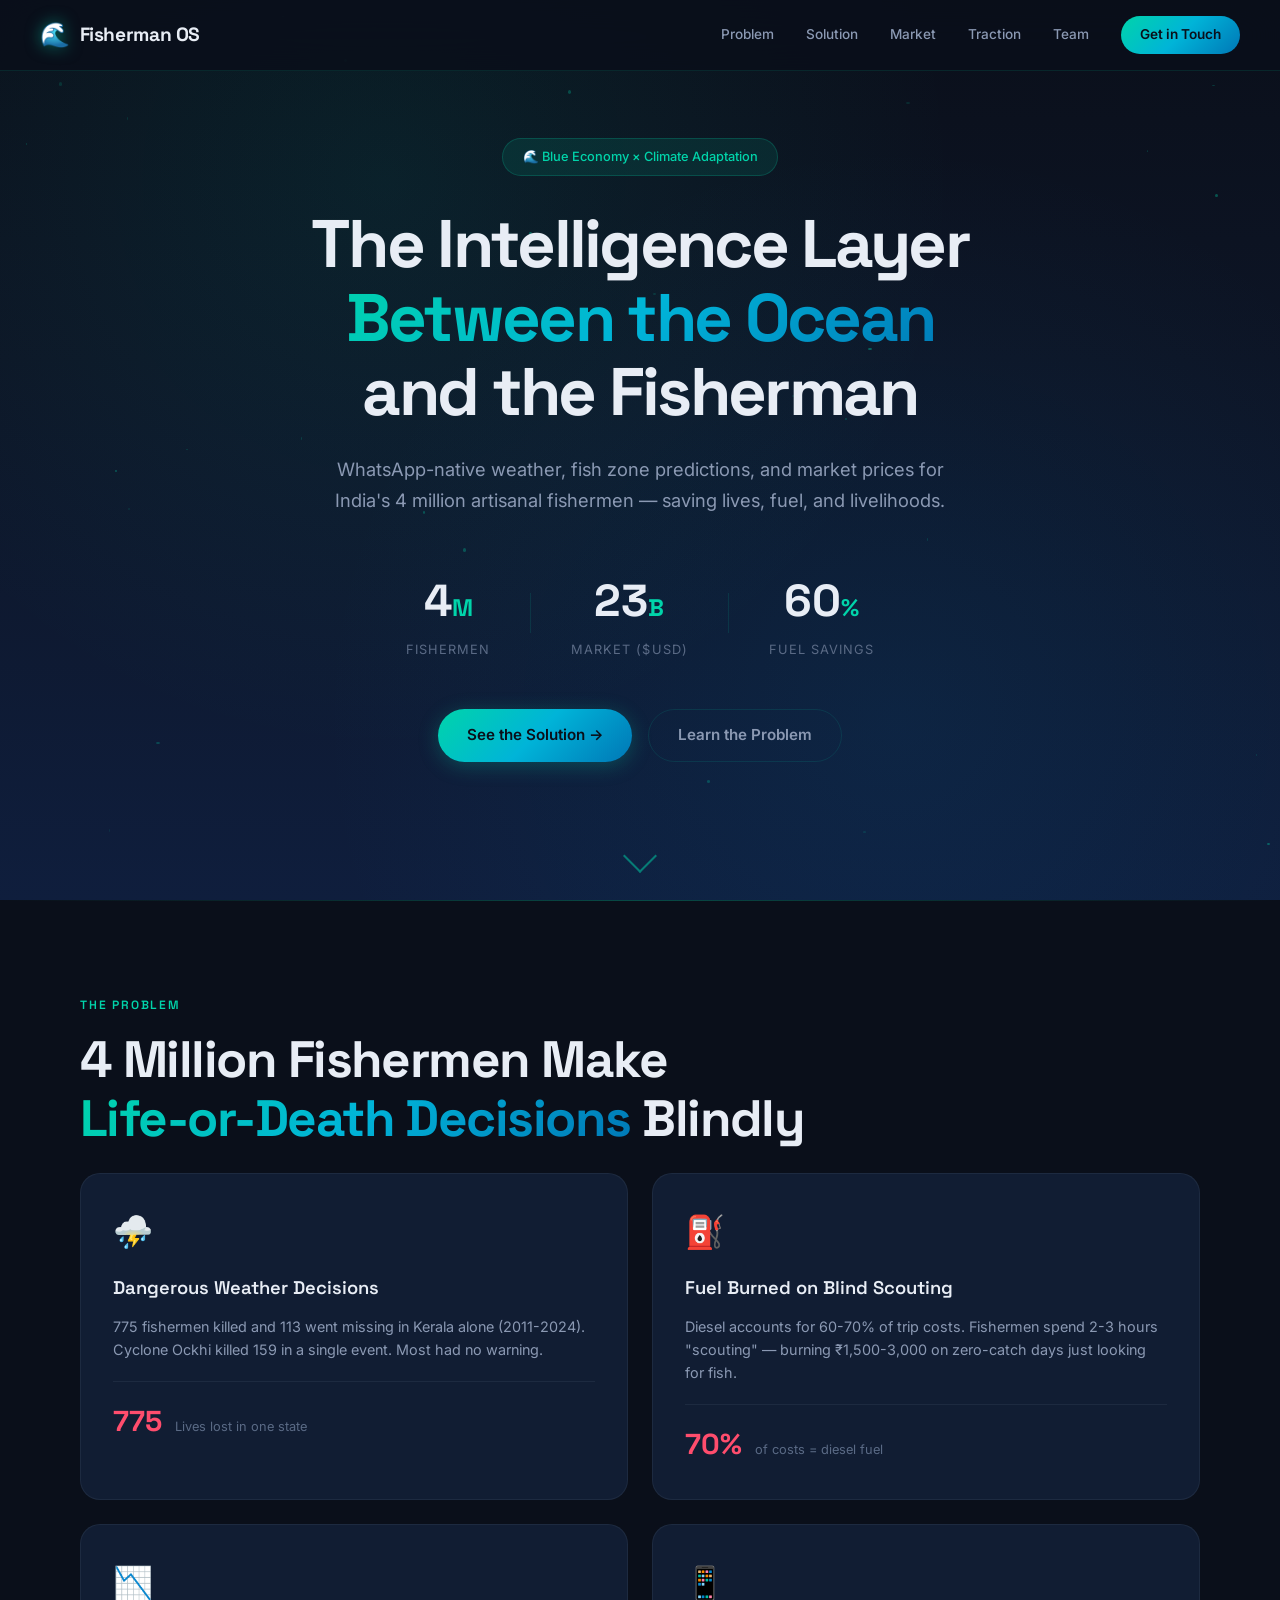
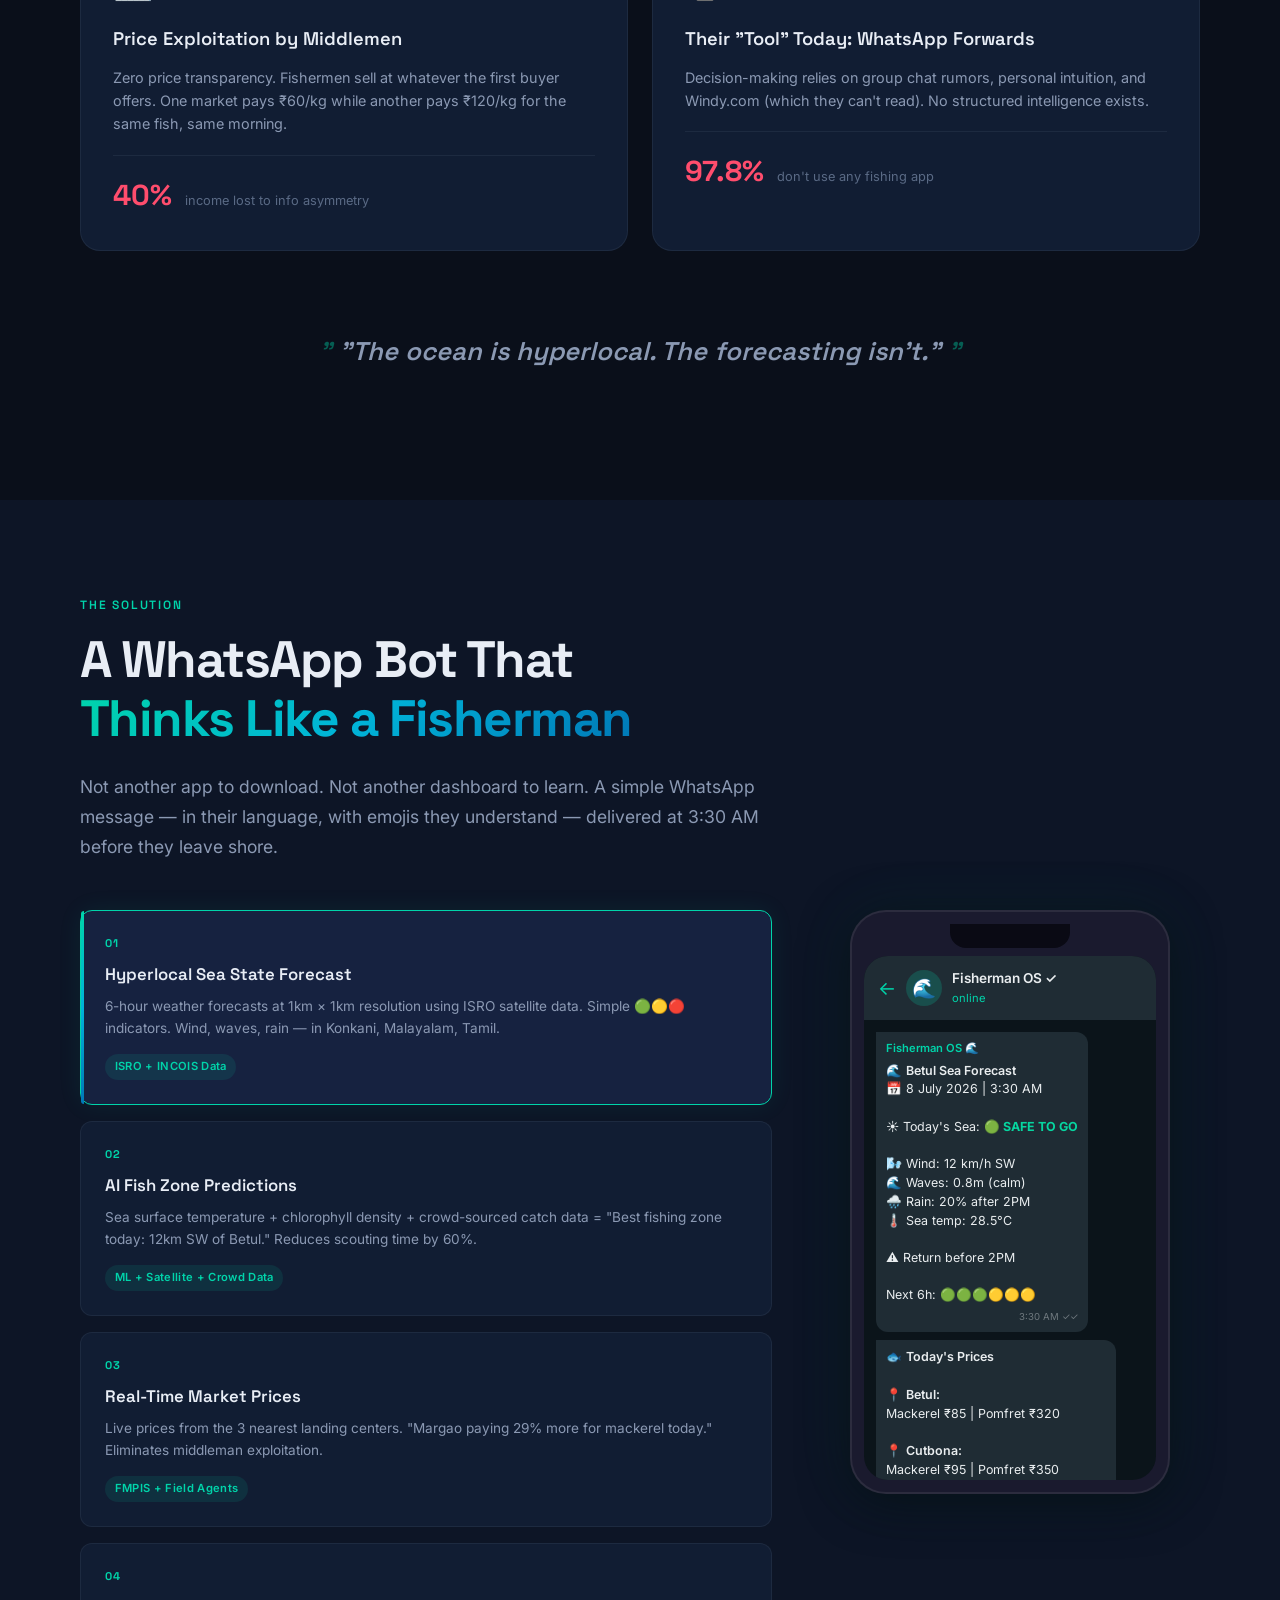
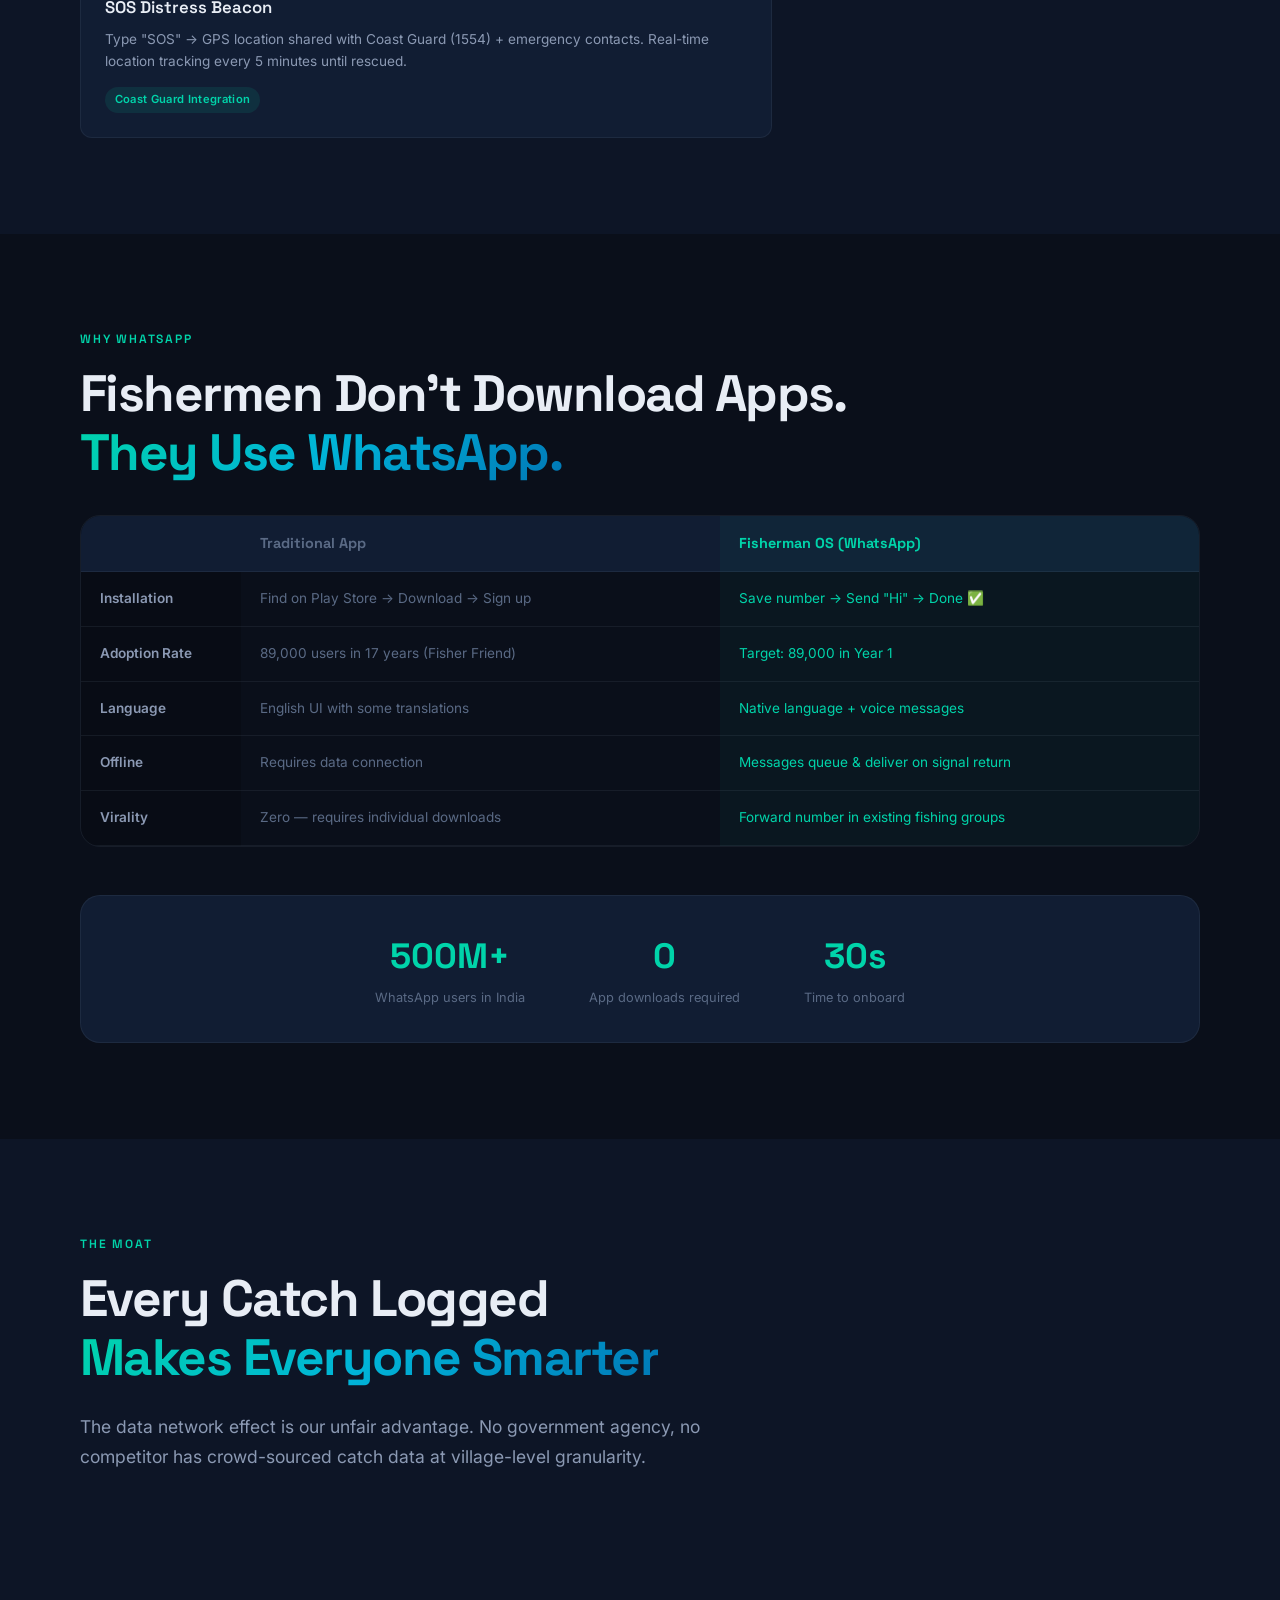
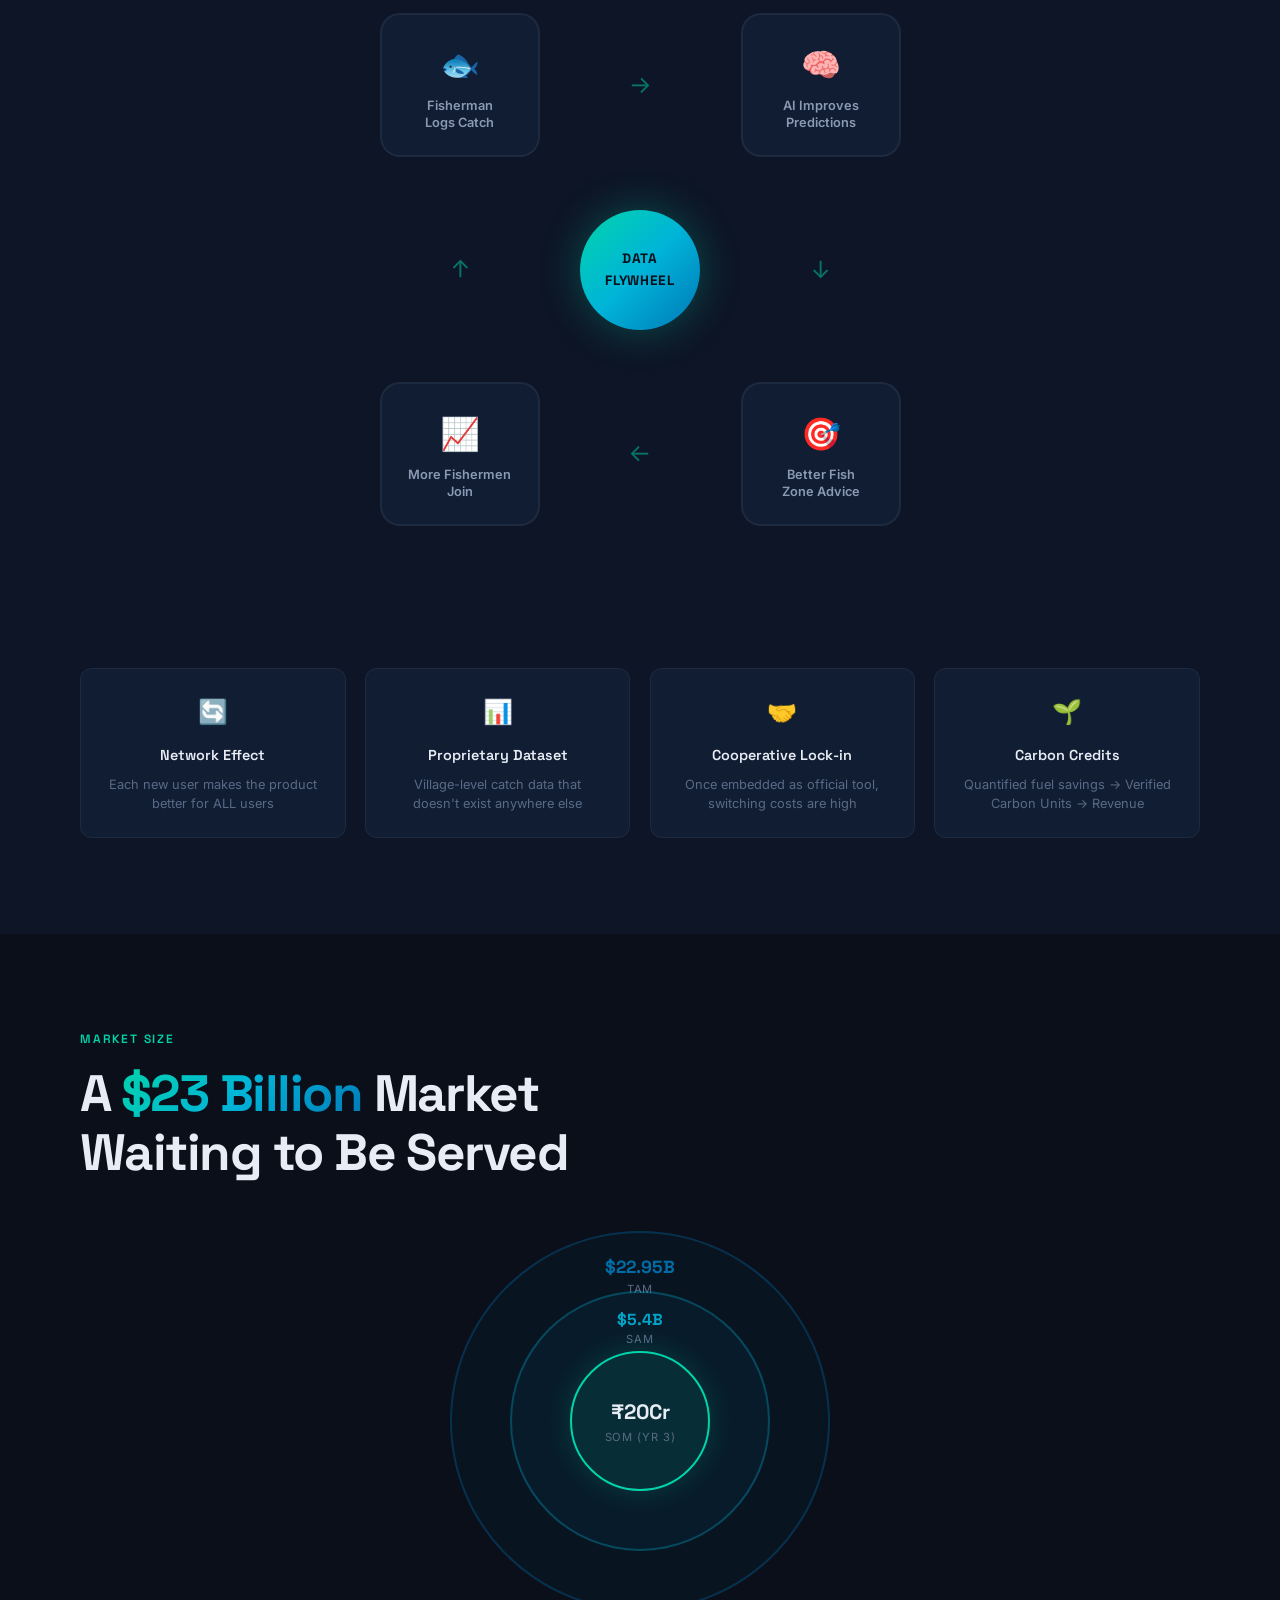
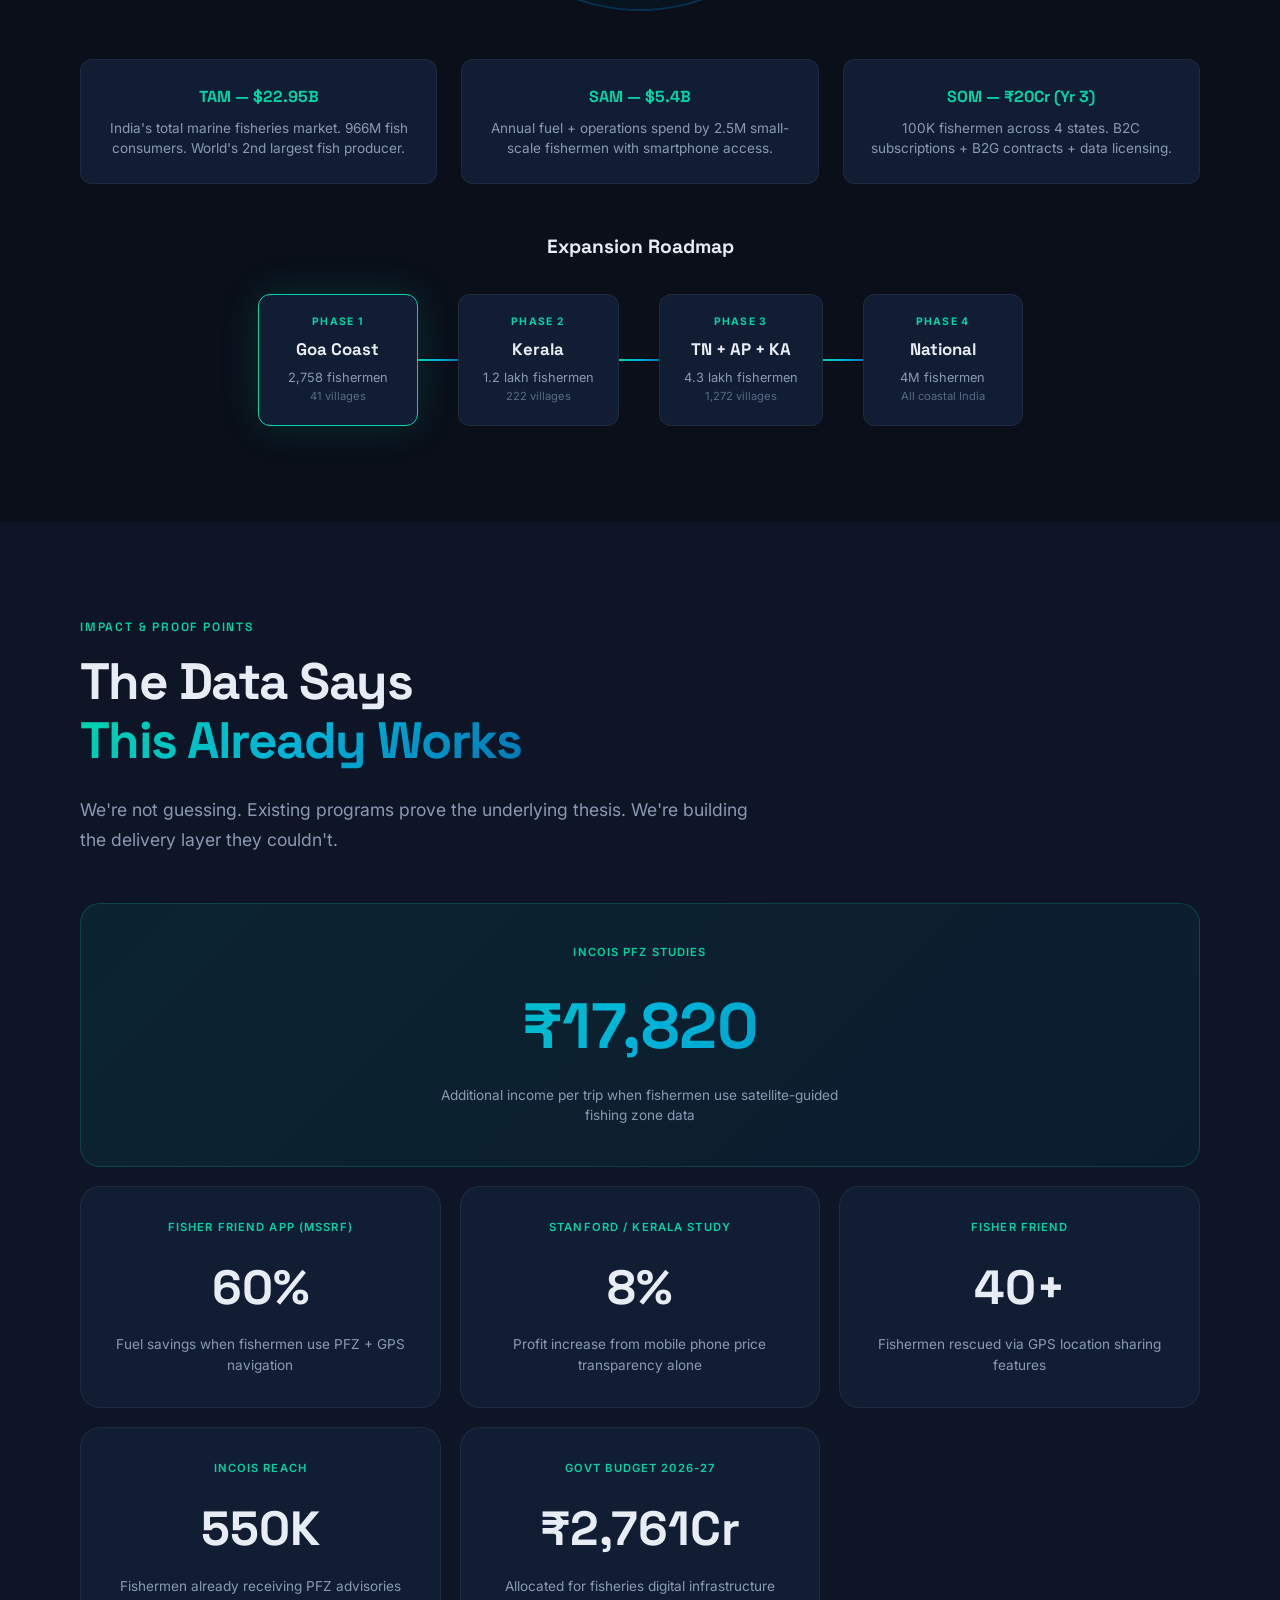
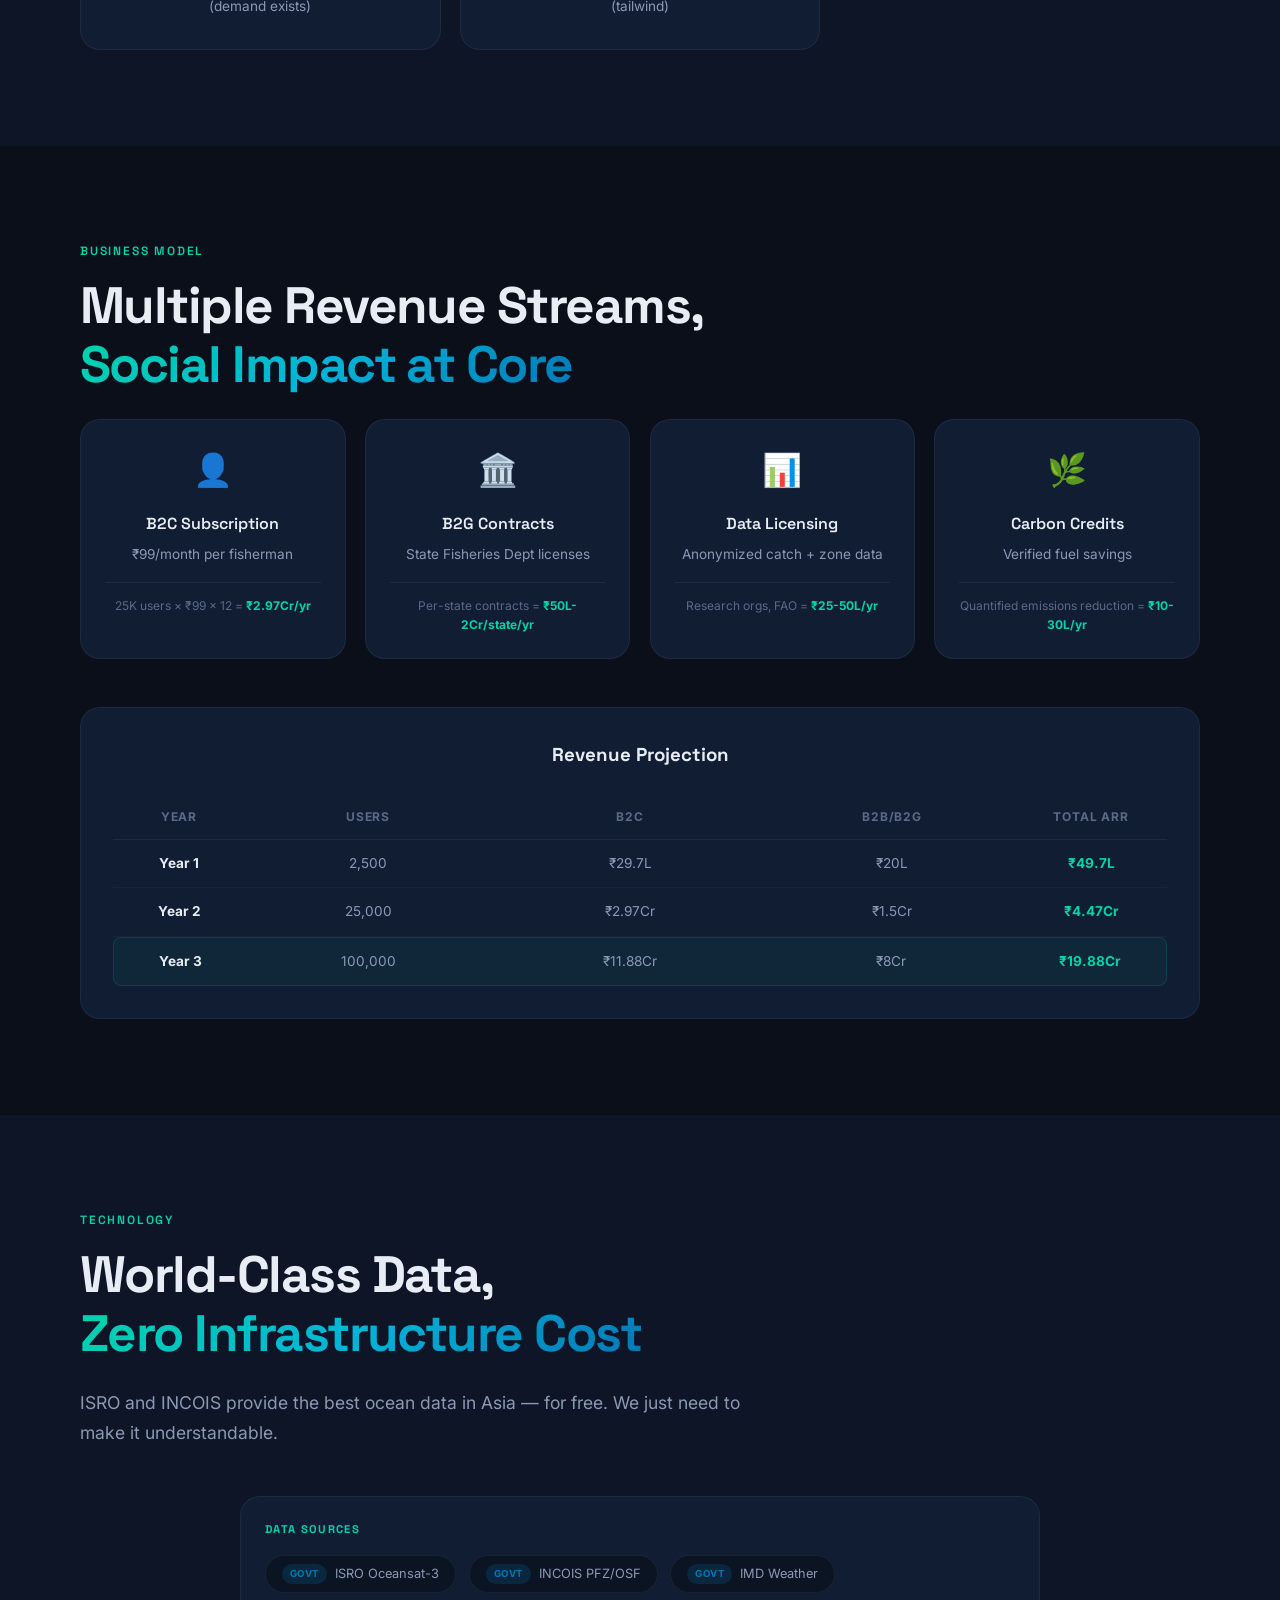
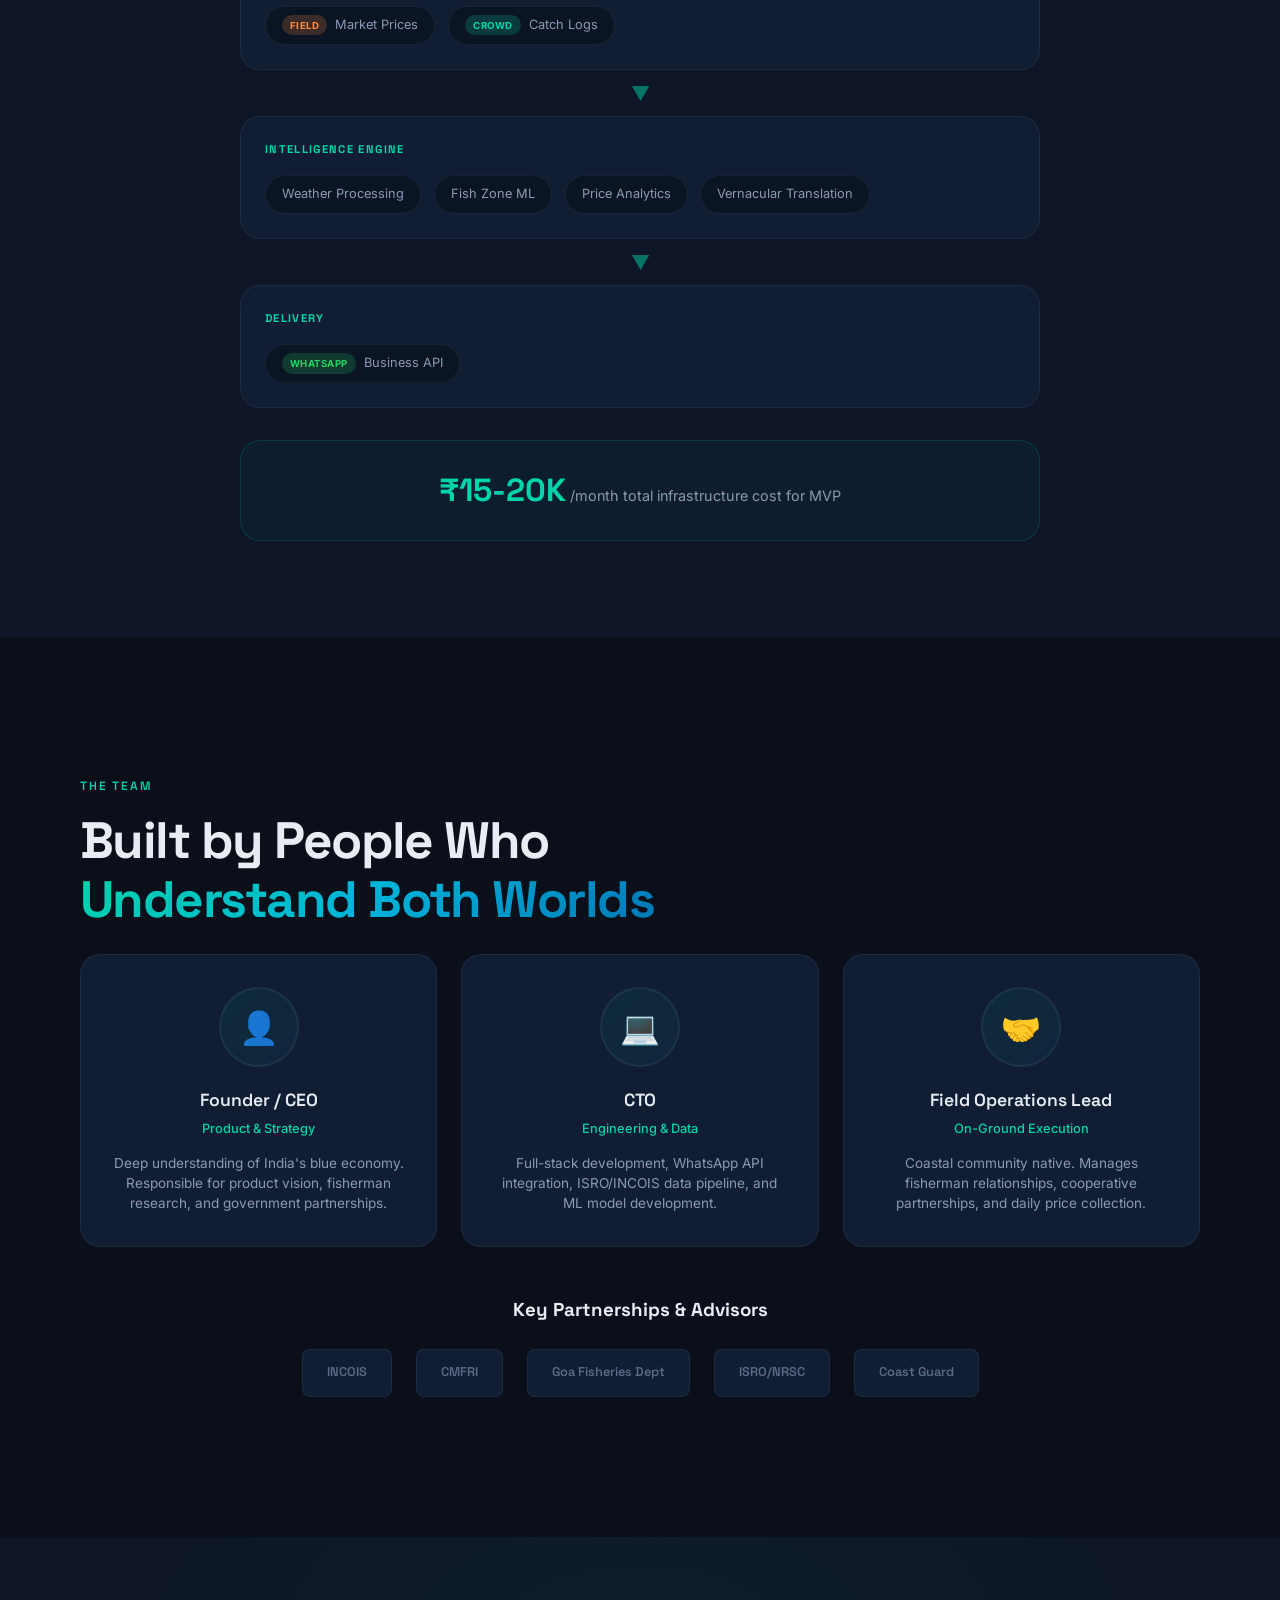
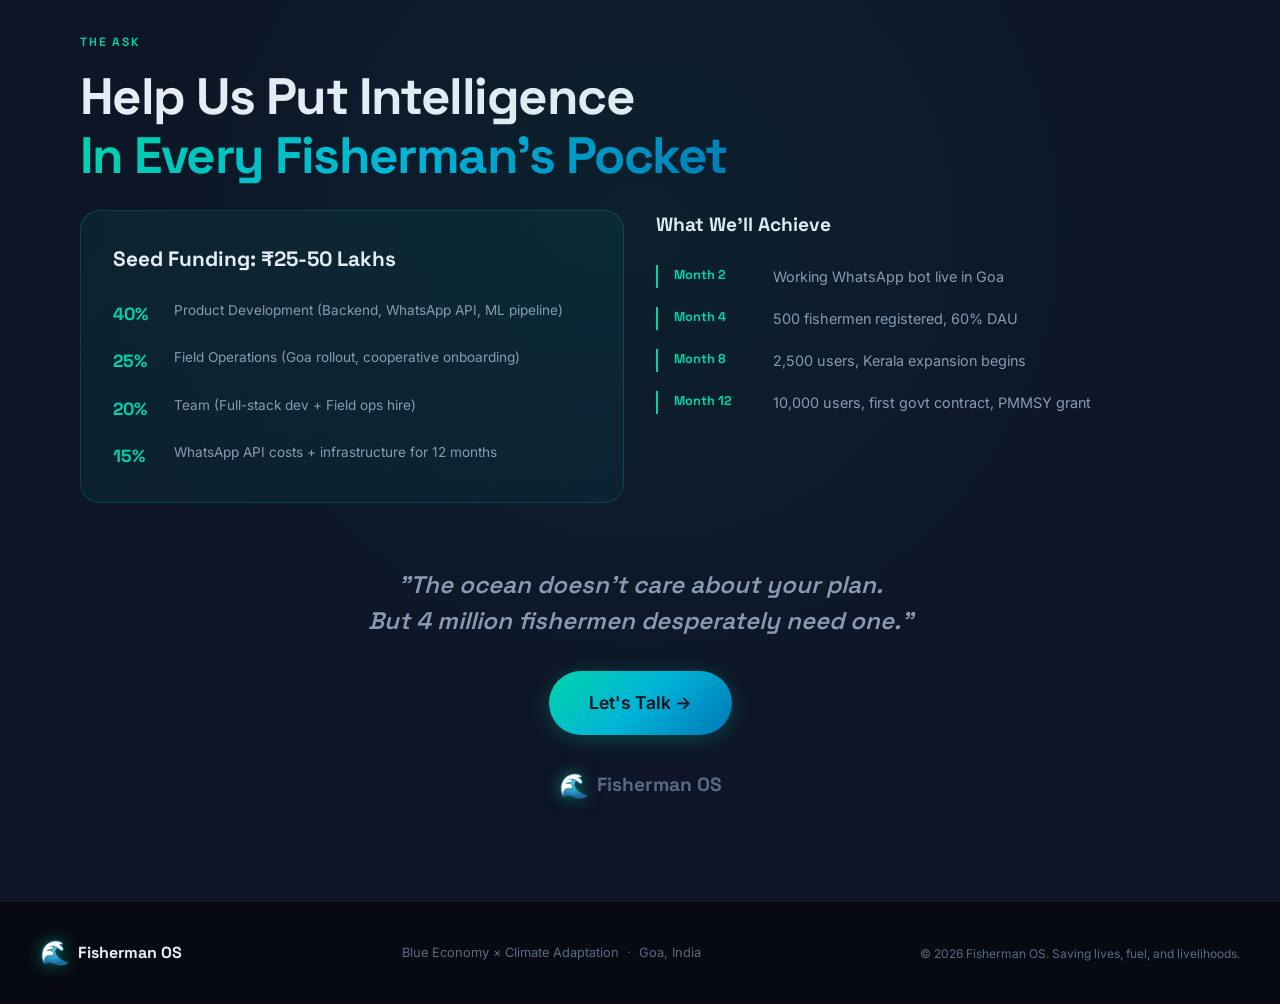
<file: index.html>
<!DOCTYPE html>
<html lang="en">
<head>
    <meta charset="UTF-8">
    <meta name="viewport" content="width=device-width, initial-scale=1.0">
    <title>Fisherman OS — The Intelligence Layer Between the Ocean and the Fisherman</title>
    <meta name="description" content="WhatsApp-native intelligence platform for India's 4 million artisanal fishermen. Hyperlocal weather, fish zone predictions, market prices, and safety — all on WhatsApp.">
    <link rel="preconnect" href="https://fonts.googleapis.com">
    <link rel="preconnect" href="https://fonts.gstatic.com" crossorigin>
    <link href="https://fonts.googleapis.com/css2?family=Inter:wght@300;400;500;600;700;800;900&family=Space+Grotesk:wght@400;500;600;700&display=swap" rel="stylesheet">
    <link rel="stylesheet" href="index.css">
</head>
<body>
    <!-- Navigation -->
    <nav class="nav" id="nav">
        <div class="nav-brand">
            <span class="nav-logo">🌊</span>
            <span class="nav-name">Fisherman OS</span>
        </div>
        <div class="nav-links">
            <a href="#problem" class="nav-link">Problem</a>
            <a href="#solution" class="nav-link">Solution</a>
            <a href="#market" class="nav-link">Market</a>
            <a href="#traction" class="nav-link">Traction</a>
            <a href="#team" class="nav-link">Team</a>
            <a href="#ask" class="nav-link nav-cta">Get in Touch</a>
        </div>
        <button class="nav-hamburger" id="hamburger" aria-label="Toggle menu">
            <span></span><span></span><span></span>
        </button>
    </nav>

    <!-- Mobile Menu -->
    <div class="mobile-menu" id="mobile-menu">
        <a href="#problem" class="mobile-link">Problem</a>
        <a href="#solution" class="mobile-link">Solution</a>
        <a href="#market" class="mobile-link">Market</a>
        <a href="#traction" class="mobile-link">Traction</a>
        <a href="#team" class="mobile-link">Team</a>
        <a href="#ask" class="mobile-link">Get in Touch</a>
    </div>

    <!-- Slide 1: Hero -->
    <section class="slide slide-hero" id="hero">
        <div class="hero-bg-overlay"></div>
        <div class="hero-particles" id="particles"></div>
        <div class="hero-content">
            <div class="hero-badge">🌊 Blue Economy × Climate Adaptation</div>
            <h1 class="hero-title">
                <span class="hero-title-line">The Intelligence Layer</span>
                <span class="hero-title-line gradient-text">Between the Ocean</span>
                <span class="hero-title-line">and the Fisherman</span>
            </h1>
            <p class="hero-subtitle">
                WhatsApp-native weather, fish zone predictions, and market prices for India's 4 million artisanal fishermen — saving lives, fuel, and livelihoods.
            </p>
            <div class="hero-stats">
                <div class="hero-stat">
                    <span class="hero-stat-number" data-count="4">0</span><span class="hero-stat-suffix">M</span>
                    <span class="hero-stat-label">Fishermen</span>
                </div>
                <div class="hero-stat-divider"></div>
                <div class="hero-stat">
                    <span class="hero-stat-number" data-count="23">0</span><span class="hero-stat-suffix">B</span>
                    <span class="hero-stat-label">Market ($USD)</span>
                </div>
                <div class="hero-stat-divider"></div>
                <div class="hero-stat">
                    <span class="hero-stat-number" data-count="60">0</span><span class="hero-stat-suffix">%</span>
                    <span class="hero-stat-label">Fuel Savings</span>
                </div>
            </div>
            <div class="hero-cta-group">
                <a href="#solution" class="btn btn-primary">See the Solution →</a>
                <a href="#problem" class="btn btn-ghost">Learn the Problem</a>
            </div>
        </div>
        <div class="scroll-indicator">
            <div class="scroll-arrow"></div>
        </div>
    </section>

    <!-- Slide 2: Problem -->
    <section class="slide slide-problem" id="problem">
        <div class="slide-inner">
            <div class="section-label">THE PROBLEM</div>
            <h2 class="section-title">4 Million Fishermen Make<br><span class="gradient-text">Life-or-Death Decisions</span> Blindly</h2>
            
            <div class="problem-grid">
                <div class="problem-card" data-delay="0">
                    <div class="problem-icon">⛈️</div>
                    <h3>Dangerous Weather Decisions</h3>
                    <p>775 fishermen killed and 113 went missing in Kerala alone (2011-2024). Cyclone Ockhi killed 159 in a single event. Most had no warning.</p>
                    <div class="problem-stat">
                        <span class="problem-stat-number">775</span>
                        <span class="problem-stat-label">Lives lost in one state</span>
                    </div>
                </div>
                <div class="problem-card" data-delay="100">
                    <div class="problem-icon">⛽</div>
                    <h3>Fuel Burned on Blind Scouting</h3>
                    <p>Diesel accounts for 60-70% of trip costs. Fishermen spend 2-3 hours "scouting" — burning ₹1,500-3,000 on zero-catch days just looking for fish.</p>
                    <div class="problem-stat">
                        <span class="problem-stat-number">70%</span>
                        <span class="problem-stat-label">of costs = diesel fuel</span>
                    </div>
                </div>
                <div class="problem-card" data-delay="200">
                    <div class="problem-icon">📉</div>
                    <h3>Price Exploitation by Middlemen</h3>
                    <p>Zero price transparency. Fishermen sell at whatever the first buyer offers. One market pays ₹60/kg while another pays ₹120/kg for the same fish, same morning.</p>
                    <div class="problem-stat">
                        <span class="problem-stat-number">40%</span>
                        <span class="problem-stat-label">income lost to info asymmetry</span>
                    </div>
                </div>
                <div class="problem-card" data-delay="300">
                    <div class="problem-icon">📱</div>
                    <h3>Their "Tool" Today: WhatsApp Forwards</h3>
                    <p>Decision-making relies on group chat rumors, personal intuition, and Windy.com (which they can't read). No structured intelligence exists.</p>
                    <div class="problem-stat">
                        <span class="problem-stat-number">97.8%</span>
                        <span class="problem-stat-label">don't use any fishing app</span>
                    </div>
                </div>
            </div>

            <div class="problem-quote">
                <blockquote>
                    "The ocean is hyperlocal. The forecasting isn't."
                </blockquote>
            </div>
        </div>
    </section>

    <!-- Slide 3: Solution -->
    <section class="slide slide-solution" id="solution">
        <div class="slide-inner">
            <div class="section-label">THE SOLUTION</div>
            <h2 class="section-title">A WhatsApp Bot That<br><span class="gradient-text">Thinks Like a Fisherman</span></h2>
            <p class="section-desc">Not another app to download. Not another dashboard to learn. A simple WhatsApp message — in their language, with emojis they understand — delivered at 3:30 AM before they leave shore.</p>

            <div class="solution-showcase">
                <div class="solution-features">
                    <div class="feature-card active" data-feature="weather">
                        <div class="feature-number">01</div>
                        <h3>Hyperlocal Sea State Forecast</h3>
                        <p>6-hour weather forecasts at 1km × 1km resolution using ISRO satellite data. Simple 🟢🟡🔴 indicators. Wind, waves, rain — in Konkani, Malayalam, Tamil.</p>
                        <div class="feature-tag">ISRO + INCOIS Data</div>
                    </div>
                    <div class="feature-card" data-feature="fishing">
                        <div class="feature-number">02</div>
                        <h3>AI Fish Zone Predictions</h3>
                        <p>Sea surface temperature + chlorophyll density + crowd-sourced catch data = "Best fishing zone today: 12km SW of Betul." Reduces scouting time by 60%.</p>
                        <div class="feature-tag">ML + Satellite + Crowd Data</div>
                    </div>
                    <div class="feature-card" data-feature="prices">
                        <div class="feature-number">03</div>
                        <h3>Real-Time Market Prices</h3>
                        <p>Live prices from the 3 nearest landing centers. "Margao paying 29% more for mackerel today." Eliminates middleman exploitation.</p>
                        <div class="feature-tag">FMPIS + Field Agents</div>
                    </div>
                    <div class="feature-card" data-feature="sos">
                        <div class="feature-number">04</div>
                        <h3>SOS Distress Beacon</h3>
                        <p>Type "SOS" → GPS location shared with Coast Guard (1554) + emergency contacts. Real-time location tracking every 5 minutes until rescued.</p>
                        <div class="feature-tag">Coast Guard Integration</div>
                    </div>
                </div>
                <div class="solution-phone">
                    <div class="phone-frame">
                        <div class="phone-notch"></div>
                        <div class="phone-screen">
                            <div class="wa-header">
                                <div class="wa-back">←</div>
                                <div class="wa-avatar">🌊</div>
                                <div class="wa-info">
                                    <div class="wa-name">Fisherman OS ✓</div>
                                    <div class="wa-status">online</div>
                                </div>
                            </div>
                            <div class="wa-chat" id="wa-chat">
                                <!-- Weather message -->
                                <div class="wa-message wa-incoming visible" id="msg-weather">
                                    <div class="wa-bubble">
                                        <div class="wa-sender">Fisherman OS 🌊</div>
                                        <div class="wa-text">
                                            🌊 <strong>Betul Sea Forecast</strong><br>
                                            📅 8 July 2026 | 3:30 AM<br><br>
                                            ☀️ Today's Sea: <span class="wa-safe">🟢 SAFE TO GO</span><br><br>
                                            🌬️ Wind: 12 km/h SW<br>
                                            🌊 Waves: 0.8m (calm)<br>
                                            🌧️ Rain: 20% after 2PM<br>
                                            🌡️ Sea temp: 28.5°C<br><br>
                                            ⚠️ Return before 2PM<br><br>
                                            Next 6h: 🟢🟢🟢🟡🟡🟡
                                        </div>
                                        <div class="wa-time">3:30 AM ✓✓</div>
                                    </div>
                                </div>
                                <!-- Price message -->
                                <div class="wa-message wa-incoming" id="msg-prices">
                                    <div class="wa-bubble">
                                        <div class="wa-text">
                                            🐟 <strong>Today's Prices</strong><br><br>
                                            📍 <strong>Betul:</strong><br>
                                            Mackerel ₹85 | Pomfret ₹320<br><br>
                                            📍 <strong>Cutbona:</strong><br>
                                            Mackerel ₹95 | Pomfret ₹350<br><br>
                                            📍 <strong>Margao:</strong><br>
                                            Mackerel <span class="wa-highlight">₹110 ↑29%</span> | Pomfret ₹380<br><br>
                                            💡 Margao paying most today
                                        </div>
                                        <div class="wa-time">5:00 AM ✓✓</div>
                                    </div>
                                </div>
                                <!-- User message -->
                                <div class="wa-message wa-outgoing" id="msg-catch">
                                    <div class="wa-bubble">
                                        <div class="wa-text">CATCH mackerel 50kg</div>
                                        <div class="wa-time">11:30 AM ✓✓</div>
                                    </div>
                                </div>
                                <!-- Bot response -->
                                <div class="wa-message wa-incoming" id="msg-logged">
                                    <div class="wa-bubble">
                                        <div class="wa-text">
                                            ✅ Catch logged!<br><br>
                                            📊 50kg Mackerel<br>
                                            📍 12km SW of Betul<br>
                                            ⏰ 11:30 AM<br><br>
                                            🏆 You're helping other fishermen find better zones!
                                        </div>
                                        <div class="wa-time">11:30 AM ✓✓</div>
                                    </div>
                                </div>
                            </div>
                        </div>
                    </div>
                </div>
            </div>
        </div>
    </section>

    <!-- Slide 4: Why WhatsApp -->
    <section class="slide slide-why" id="why">
        <div class="slide-inner">
            <div class="section-label">WHY WHATSAPP</div>
            <h2 class="section-title">Fishermen Don't Download Apps.<br><span class="gradient-text">They Use WhatsApp.</span></h2>
            
            <div class="comparison-table">
                <div class="comparison-header">
                    <div class="comparison-col"></div>
                    <div class="comparison-col comp-old">Traditional App</div>
                    <div class="comparison-col comp-new">Fisherman OS (WhatsApp)</div>
                </div>
                <div class="comparison-row">
                    <div class="comparison-col comp-label">Installation</div>
                    <div class="comparison-col comp-old">Find on Play Store → Download → Sign up</div>
                    <div class="comparison-col comp-new">Save number → Send "Hi" → Done ✅</div>
                </div>
                <div class="comparison-row">
                    <div class="comparison-col comp-label">Adoption Rate</div>
                    <div class="comparison-col comp-old">89,000 users in 17 years (Fisher Friend)</div>
                    <div class="comparison-col comp-new">Target: 89,000 in Year 1</div>
                </div>
                <div class="comparison-row">
                    <div class="comparison-col comp-label">Language</div>
                    <div class="comparison-col comp-old">English UI with some translations</div>
                    <div class="comparison-col comp-new">Native language + voice messages</div>
                </div>
                <div class="comparison-row">
                    <div class="comparison-col comp-label">Offline</div>
                    <div class="comparison-col comp-old">Requires data connection</div>
                    <div class="comparison-col comp-new">Messages queue & deliver on signal return</div>
                </div>
                <div class="comparison-row">
                    <div class="comparison-col comp-label">Virality</div>
                    <div class="comparison-col comp-old">Zero — requires individual downloads</div>
                    <div class="comparison-col comp-new">Forward number in existing fishing groups</div>
                </div>
            </div>

            <div class="whatsapp-stat-banner">
                <div class="ws-stat">
                    <span class="ws-number">500M+</span>
                    <span class="ws-label">WhatsApp users in India</span>
                </div>
                <div class="ws-stat">
                    <span class="ws-number">0</span>
                    <span class="ws-label">App downloads required</span>
                </div>
                <div class="ws-stat">
                    <span class="ws-number">30s</span>
                    <span class="ws-label">Time to onboard</span>
                </div>
            </div>
        </div>
    </section>

    <!-- Slide 5: Flywheel / Data Network Effect -->
    <section class="slide slide-flywheel" id="flywheel">
        <div class="slide-inner">
            <div class="section-label">THE MOAT</div>
            <h2 class="section-title">Every Catch Logged<br><span class="gradient-text">Makes Everyone Smarter</span></h2>
            <p class="section-desc">The data network effect is our unfair advantage. No government agency, no competitor has crowd-sourced catch data at village-level granularity.</p>

            <div class="flywheel-container">
                <div class="flywheel-ring">
                    <div class="flywheel-node" id="fw-node-1">
                        <div class="fw-icon">🐟</div>
                        <div class="fw-text">Fisherman<br>Logs Catch</div>
                    </div>
                    <div class="flywheel-arrow" id="fw-arrow-1">→</div>
                    <div class="flywheel-node" id="fw-node-2">
                        <div class="fw-icon">🧠</div>
                        <div class="fw-text">AI Improves<br>Predictions</div>
                    </div>
                    <div class="flywheel-arrow" id="fw-arrow-2">→</div>
                    <div class="flywheel-node" id="fw-node-3">
                        <div class="fw-icon">🎯</div>
                        <div class="fw-text">Better Fish<br>Zone Advice</div>
                    </div>
                    <div class="flywheel-arrow" id="fw-arrow-3">→</div>
                    <div class="flywheel-node" id="fw-node-4">
                        <div class="fw-icon">📈</div>
                        <div class="fw-text">More Fishermen<br>Join</div>
                    </div>
                    <div class="flywheel-arrow" id="fw-arrow-4">→</div>
                </div>
                <div class="flywheel-center">
                    <div class="flywheel-center-text">DATA<br>FLYWHEEL</div>
                </div>
            </div>

            <div class="moat-cards">
                <div class="moat-card">
                    <div class="moat-icon">🔄</div>
                    <h4>Network Effect</h4>
                    <p>Each new user makes the product better for ALL users</p>
                </div>
                <div class="moat-card">
                    <div class="moat-icon">📊</div>
                    <h4>Proprietary Dataset</h4>
                    <p>Village-level catch data that doesn't exist anywhere else</p>
                </div>
                <div class="moat-card">
                    <div class="moat-icon">🤝</div>
                    <h4>Cooperative Lock-in</h4>
                    <p>Once embedded as official tool, switching costs are high</p>
                </div>
                <div class="moat-card">
                    <div class="moat-icon">🌱</div>
                    <h4>Carbon Credits</h4>
                    <p>Quantified fuel savings → Verified Carbon Units → Revenue</p>
                </div>
            </div>
        </div>
    </section>

    <!-- Slide 6: Market -->
    <section class="slide slide-market" id="market">
        <div class="slide-inner">
            <div class="section-label">MARKET SIZE</div>
            <h2 class="section-title">A <span class="gradient-text">$23 Billion</span> Market<br>Waiting to Be Served</h2>

            <div class="market-circles">
                <div class="market-circle market-tam">
                    <div class="market-circle-inner">
                        <div class="market-circle-content market-sam">
                            <div class="market-circle-inner">
                                <div class="market-circle-content market-som">
                                    <div class="market-circle-inner">
                                        <span class="market-value">₹20Cr</span>
                                        <span class="market-label">SOM (Yr 3)</span>
                                    </div>
                                </div>
                                <span class="market-value sam-val">$5.4B</span>
                                <span class="market-label sam-label">SAM</span>
                            </div>
                        </div>
                        <span class="market-value tam-val">$22.95B</span>
                        <span class="market-label tam-label">TAM</span>
                    </div>
                </div>
            </div>

            <div class="market-details">
                <div class="market-detail">
                    <h4>TAM — $22.95B</h4>
                    <p>India's total marine fisheries market. 966M fish consumers. World's 2nd largest fish producer.</p>
                </div>
                <div class="market-detail">
                    <h4>SAM — $5.4B</h4>
                    <p>Annual fuel + operations spend by 2.5M small-scale fishermen with smartphone access.</p>
                </div>
                <div class="market-detail">
                    <h4>SOM — ₹20Cr (Yr 3)</h4>
                    <p>100K fishermen across 4 states. B2C subscriptions + B2G contracts + data licensing.</p>
                </div>
            </div>

            <div class="market-expansion">
                <h3>Expansion Roadmap</h3>
                <div class="expansion-path">
                    <div class="expansion-node active">
                        <div class="exp-phase">Phase 1</div>
                        <div class="exp-location">Goa Coast</div>
                        <div class="exp-count">2,758 fishermen</div>
                        <div class="exp-villages">41 villages</div>
                    </div>
                    <div class="expansion-connector"></div>
                    <div class="expansion-node">
                        <div class="exp-phase">Phase 2</div>
                        <div class="exp-location">Kerala</div>
                        <div class="exp-count">1.2 lakh fishermen</div>
                        <div class="exp-villages">222 villages</div>
                    </div>
                    <div class="expansion-connector"></div>
                    <div class="expansion-node">
                        <div class="exp-phase">Phase 3</div>
                        <div class="exp-location">TN + AP + KA</div>
                        <div class="exp-count">4.3 lakh fishermen</div>
                        <div class="exp-villages">1,272 villages</div>
                    </div>
                    <div class="expansion-connector"></div>
                    <div class="expansion-node">
                        <div class="exp-phase">Phase 4</div>
                        <div class="exp-location">National</div>
                        <div class="exp-count">4M fishermen</div>
                        <div class="exp-villages">All coastal India</div>
                    </div>
                </div>
            </div>
        </div>
    </section>

    <!-- Slide 7: Impact / Traction Proof Points -->
    <section class="slide slide-traction" id="traction">
        <div class="slide-inner">
            <div class="section-label">IMPACT & PROOF POINTS</div>
            <h2 class="section-title">The Data Says<br><span class="gradient-text">This Already Works</span></h2>
            <p class="section-desc">We're not guessing. Existing programs prove the underlying thesis. We're building the delivery layer they couldn't.</p>

            <div class="proof-grid">
                <div class="proof-card proof-big">
                    <div class="proof-source">INCOIS PFZ Studies</div>
                    <div class="proof-number">₹17,820</div>
                    <div class="proof-label">Additional income per trip when fishermen use satellite-guided fishing zone data</div>
                </div>
                <div class="proof-card">
                    <div class="proof-source">Fisher Friend App (MSSRF)</div>
                    <div class="proof-number">60%</div>
                    <div class="proof-label">Fuel savings when fishermen use PFZ + GPS navigation</div>
                </div>
                <div class="proof-card">
                    <div class="proof-source">Stanford / Kerala Study</div>
                    <div class="proof-number">8%</div>
                    <div class="proof-label">Profit increase from mobile phone price transparency alone</div>
                </div>
                <div class="proof-card">
                    <div class="proof-source">Fisher Friend</div>
                    <div class="proof-number">40+</div>
                    <div class="proof-label">Fishermen rescued via GPS location sharing features</div>
                </div>
                <div class="proof-card">
                    <div class="proof-source">INCOIS Reach</div>
                    <div class="proof-number">550K</div>
                    <div class="proof-label">Fishermen already receiving PFZ advisories (demand exists)</div>
                </div>
                <div class="proof-card">
                    <div class="proof-source">Govt Budget 2026-27</div>
                    <div class="proof-number">₹2,761Cr</div>
                    <div class="proof-label">Allocated for fisheries digital infrastructure (tailwind)</div>
                </div>
            </div>
        </div>
    </section>

    <!-- Slide 8: Revenue Model -->
    <section class="slide slide-revenue" id="revenue">
        <div class="slide-inner">
            <div class="section-label">BUSINESS MODEL</div>
            <h2 class="section-title">Multiple Revenue Streams,<br><span class="gradient-text">Social Impact at Core</span></h2>

            <div class="revenue-streams">
                <div class="revenue-card">
                    <div class="revenue-icon">👤</div>
                    <h3>B2C Subscription</h3>
                    <p>₹99/month per fisherman</p>
                    <div class="revenue-calc">25K users × ₹99 × 12 = <strong>₹2.97Cr/yr</strong></div>
                </div>
                <div class="revenue-card">
                    <div class="revenue-icon">🏛️</div>
                    <h3>B2G Contracts</h3>
                    <p>State Fisheries Dept licenses</p>
                    <div class="revenue-calc">Per-state contracts = <strong>₹50L-2Cr/state/yr</strong></div>
                </div>
                <div class="revenue-card">
                    <div class="revenue-icon">📊</div>
                    <h3>Data Licensing</h3>
                    <p>Anonymized catch + zone data</p>
                    <div class="revenue-calc">Research orgs, FAO = <strong>₹25-50L/yr</strong></div>
                </div>
                <div class="revenue-card">
                    <div class="revenue-icon">🌿</div>
                    <h3>Carbon Credits</h3>
                    <p>Verified fuel savings</p>
                    <div class="revenue-calc">Quantified emissions reduction = <strong>₹10-30L/yr</strong></div>
                </div>
            </div>

            <div class="revenue-projection">
                <h3>Revenue Projection</h3>
                <div class="projection-table">
                    <div class="proj-header">
                        <span>Year</span><span>Users</span><span>B2C</span><span>B2B/B2G</span><span>Total ARR</span>
                    </div>
                    <div class="proj-row">
                        <span class="proj-year">Year 1</span>
                        <span>2,500</span>
                        <span>₹29.7L</span>
                        <span>₹20L</span>
                        <span class="proj-total">₹49.7L</span>
                    </div>
                    <div class="proj-row">
                        <span class="proj-year">Year 2</span>
                        <span>25,000</span>
                        <span>₹2.97Cr</span>
                        <span>₹1.5Cr</span>
                        <span class="proj-total">₹4.47Cr</span>
                    </div>
                    <div class="proj-row highlight">
                        <span class="proj-year">Year 3</span>
                        <span>100,000</span>
                        <span>₹11.88Cr</span>
                        <span>₹8Cr</span>
                        <span class="proj-total">₹19.88Cr</span>
                    </div>
                </div>
            </div>
        </div>
    </section>

    <!-- Slide 9: Technology -->
    <section class="slide slide-tech" id="tech">
        <div class="slide-inner">
            <div class="section-label">TECHNOLOGY</div>
            <h2 class="section-title">World-Class Data,<br><span class="gradient-text">Zero Infrastructure Cost</span></h2>
            <p class="section-desc">ISRO and INCOIS provide the best ocean data in Asia — for free. We just need to make it understandable.</p>

            <div class="tech-stack">
                <div class="tech-layer">
                    <div class="tech-layer-label">DATA SOURCES</div>
                    <div class="tech-items">
                        <div class="tech-item">
                            <span class="tech-badge govt">GOVT</span>
                            ISRO Oceansat-3
                        </div>
                        <div class="tech-item">
                            <span class="tech-badge govt">GOVT</span>
                            INCOIS PFZ/OSF
                        </div>
                        <div class="tech-item">
                            <span class="tech-badge govt">GOVT</span>
                            IMD Weather
                        </div>
                        <div class="tech-item">
                            <span class="tech-badge field">FIELD</span>
                            Market Prices
                        </div>
                        <div class="tech-item">
                            <span class="tech-badge crowd">CROWD</span>
                            Catch Logs
                        </div>
                    </div>
                </div>
                <div class="tech-arrow-down">▼</div>
                <div class="tech-layer">
                    <div class="tech-layer-label">INTELLIGENCE ENGINE</div>
                    <div class="tech-items">
                        <div class="tech-item">Weather Processing</div>
                        <div class="tech-item">Fish Zone ML</div>
                        <div class="tech-item">Price Analytics</div>
                        <div class="tech-item">Vernacular Translation</div>
                    </div>
                </div>
                <div class="tech-arrow-down">▼</div>
                <div class="tech-layer">
                    <div class="tech-layer-label">DELIVERY</div>
                    <div class="tech-items">
                        <div class="tech-item">
                            <span class="tech-badge wa">WhatsApp</span>
                            Business API
                        </div>
                    </div>
                </div>
            </div>

            <div class="tech-cost-banner">
                <div class="tech-cost">
                    <span class="tech-cost-number">₹15-20K</span>
                    <span class="tech-cost-label">/month total infrastructure cost for MVP</span>
                </div>
            </div>
        </div>
    </section>

    <!-- Slide 10: Team (Placeholder) -->
    <section class="slide slide-team" id="team">
        <div class="slide-inner">
            <div class="section-label">THE TEAM</div>
            <h2 class="section-title">Built by People Who<br><span class="gradient-text">Understand Both Worlds</span></h2>
            
            <div class="team-grid">
                <div class="team-card">
                    <div class="team-avatar">
                        <div class="team-avatar-placeholder">👤</div>
                    </div>
                    <h3>Founder / CEO</h3>
                    <p class="team-role">Product & Strategy</p>
                    <p class="team-desc">Deep understanding of India's blue economy. Responsible for product vision, fisherman research, and government partnerships.</p>
                </div>
                <div class="team-card">
                    <div class="team-avatar">
                        <div class="team-avatar-placeholder">💻</div>
                    </div>
                    <h3>CTO</h3>
                    <p class="team-role">Engineering & Data</p>
                    <p class="team-desc">Full-stack development, WhatsApp API integration, ISRO/INCOIS data pipeline, and ML model development.</p>
                </div>
                <div class="team-card">
                    <div class="team-avatar">
                        <div class="team-avatar-placeholder">🤝</div>
                    </div>
                    <h3>Field Operations Lead</h3>
                    <p class="team-role">On-Ground Execution</p>
                    <p class="team-desc">Coastal community native. Manages fisherman relationships, cooperative partnerships, and daily price collection.</p>
                </div>
            </div>

            <div class="advisors">
                <h3>Key Partnerships & Advisors</h3>
                <div class="advisor-logos">
                    <div class="advisor-logo">INCOIS</div>
                    <div class="advisor-logo">CMFRI</div>
                    <div class="advisor-logo">Goa Fisheries Dept</div>
                    <div class="advisor-logo">ISRO/NRSC</div>
                    <div class="advisor-logo">Coast Guard</div>
                </div>
            </div>
        </div>
    </section>

    <!-- Slide 11: The Ask -->
    <section class="slide slide-ask" id="ask">
        <div class="slide-inner">
            <div class="section-label">THE ASK</div>
            <h2 class="section-title">Help Us Put Intelligence<br><span class="gradient-text">In Every Fisherman's Pocket</span></h2>

            <div class="ask-content">
                <div class="ask-card ask-primary">
                    <h3>Seed Funding: ₹25-50 Lakhs</h3>
                    <div class="ask-breakdown">
                        <div class="ask-item">
                            <span class="ask-percent">40%</span>
                            <span class="ask-use">Product Development (Backend, WhatsApp API, ML pipeline)</span>
                        </div>
                        <div class="ask-item">
                            <span class="ask-percent">25%</span>
                            <span class="ask-use">Field Operations (Goa rollout, cooperative onboarding)</span>
                        </div>
                        <div class="ask-item">
                            <span class="ask-percent">20%</span>
                            <span class="ask-use">Team (Full-stack dev + Field ops hire)</span>
                        </div>
                        <div class="ask-item">
                            <span class="ask-percent">15%</span>
                            <span class="ask-use">WhatsApp API costs + infrastructure for 12 months</span>
                        </div>
                    </div>
                </div>

                <div class="ask-milestones">
                    <h3>What We'll Achieve</h3>
                    <div class="milestone-list">
                        <div class="milestone">
                            <span class="milestone-time">Month 2</span>
                            <span class="milestone-text">Working WhatsApp bot live in Goa</span>
                        </div>
                        <div class="milestone">
                            <span class="milestone-time">Month 4</span>
                            <span class="milestone-text">500 fishermen registered, 60% DAU</span>
                        </div>
                        <div class="milestone">
                            <span class="milestone-time">Month 8</span>
                            <span class="milestone-text">2,500 users, Kerala expansion begins</span>
                        </div>
                        <div class="milestone">
                            <span class="milestone-time">Month 12</span>
                            <span class="milestone-text">10,000 users, first govt contract, PMMSY grant</span>
                        </div>
                    </div>
                </div>
            </div>

            <div class="ask-closing">
                <p class="closing-quote">"The ocean doesn't care about your plan.<br>But 4 million fishermen desperately need one."</p>
                <div class="ask-cta-group">
                    <a href="mailto:hello@fishermanos.in" class="btn btn-primary btn-large">Let's Talk →</a>
                </div>
                <div class="closing-tagline">
                    <span class="nav-logo closing-logo">🌊</span>
                    <span>Fisherman OS</span>
                </div>
            </div>
        </div>
    </section>

    <!-- Footer -->
    <footer class="footer">
        <div class="footer-inner">
            <div class="footer-brand">
                <span class="nav-logo">🌊</span> Fisherman OS
            </div>
            <div class="footer-links">
                <span>Blue Economy × Climate Adaptation</span>
                <span>·</span>
                <span>Goa, India</span>
            </div>
            <div class="footer-copy">© 2026 Fisherman OS. Saving lives, fuel, and livelihoods.</div>
        </div>
    </footer>

    <script src="script.js"></script>
</body>
</html>
</file>
<file: index.css>
/* =====================================================
   FISHERMAN OS — Pitch Deck Styles
   Design System: Deep Ocean Dark + Teal Accent
   ===================================================== */

/* --- CSS Variables & Design Tokens --- */
:root {
    --bg-primary: #0a0f1a;
    --bg-secondary: #0d1526;
    --bg-card: #111d33;
    --bg-card-hover: #162240;
    --bg-glass: rgba(17, 29, 51, 0.7);
    
    --text-primary: #e8edf5;
    --text-secondary: #8b99b3;
    --text-muted: #5a6a85;
    
    --accent-teal: #00d4aa;
    --accent-teal-dim: #00a888;
    --accent-cyan: #00b4d8;
    --accent-blue: #0077b6;
    --accent-orange: #ff8c42;
    --accent-red: #ff4d6d;
    --accent-green: #06d6a0;
    --accent-yellow: #ffd166;
    
    --gradient-main: linear-gradient(135deg, #00d4aa 0%, #00b4d8 50%, #0077b6 100%);
    --gradient-warm: linear-gradient(135deg, #ff8c42, #ff4d6d);
    --gradient-ocean: linear-gradient(180deg, #0a0f1a 0%, #0d1526 40%, #0f1e3d 100%);
    --gradient-card: linear-gradient(135deg, rgba(0, 212, 170, 0.08), rgba(0, 180, 216, 0.05));
    
    --border-subtle: rgba(0, 212, 170, 0.12);
    --border-card: rgba(139, 153, 179, 0.1);
    
    --shadow-sm: 0 2px 8px rgba(0, 0, 0, 0.3);
    --shadow-md: 0 4px 24px rgba(0, 0, 0, 0.4);
    --shadow-lg: 0 8px 48px rgba(0, 0, 0, 0.5);
    --shadow-glow: 0 0 40px rgba(0, 212, 170, 0.15);
    
    --radius-sm: 8px;
    --radius-md: 12px;
    --radius-lg: 20px;
    --radius-xl: 28px;
    
    --font-primary: 'Inter', -apple-system, system-ui, sans-serif;
    --font-display: 'Space Grotesk', 'Inter', sans-serif;
    
    --transition-fast: 0.15s ease;
    --transition-base: 0.3s cubic-bezier(0.4, 0, 0.2, 1);
    --transition-slow: 0.5s cubic-bezier(0.4, 0, 0.2, 1);
}

/* --- Reset & Base --- */
*, *::before, *::after {
    margin: 0;
    padding: 0;
    box-sizing: border-box;
}

html {
    scroll-behavior: smooth;
    font-size: 16px;
    -webkit-font-smoothing: antialiased;
    -moz-osx-font-smoothing: grayscale;
}

body {
    font-family: var(--font-primary);
    background: var(--bg-primary);
    color: var(--text-primary);
    line-height: 1.6;
    overflow-x: hidden;
}

::selection {
    background: rgba(0, 212, 170, 0.3);
    color: #fff;
}

/* --- Navigation --- */
.nav {
    position: fixed;
    top: 0;
    left: 0;
    right: 0;
    z-index: 1000;
    display: flex;
    align-items: center;
    justify-content: space-between;
    padding: 1rem 2.5rem;
    background: rgba(10, 15, 26, 0.85);
    backdrop-filter: blur(20px);
    border-bottom: 1px solid var(--border-subtle);
    transition: var(--transition-base);
}

.nav.scrolled {
    padding: 0.7rem 2.5rem;
    background: rgba(10, 15, 26, 0.95);
}

.nav-brand {
    display: flex;
    align-items: center;
    gap: 0.6rem;
    text-decoration: none;
}

.nav-logo {
    font-size: 1.5rem;
    filter: drop-shadow(0 0 8px rgba(0, 212, 170, 0.5));
}

.nav-name {
    font-family: var(--font-display);
    font-size: 1.2rem;
    font-weight: 700;
    color: var(--text-primary);
    letter-spacing: -0.02em;
}

.nav-links {
    display: flex;
    align-items: center;
    gap: 2rem;
}

.nav-link {
    font-size: 0.85rem;
    font-weight: 500;
    color: var(--text-secondary);
    text-decoration: none;
    transition: var(--transition-fast);
    position: relative;
}

.nav-link:hover {
    color: var(--accent-teal);
}

.nav-link::after {
    content: '';
    position: absolute;
    bottom: -4px;
    left: 0;
    width: 0;
    height: 2px;
    background: var(--gradient-main);
    transition: var(--transition-base);
    border-radius: 2px;
}

.nav-link:hover::after {
    width: 100%;
}

.nav-cta {
    background: var(--gradient-main);
    color: #0a0f1a !important;
    padding: 0.5rem 1.2rem;
    border-radius: 100px;
    font-weight: 600;
}

.nav-cta::after {
    display: none;
}

.nav-cta:hover {
    transform: translateY(-1px);
    box-shadow: 0 4px 20px rgba(0, 212, 170, 0.3);
}

.nav-hamburger {
    display: none;
    flex-direction: column;
    gap: 5px;
    background: none;
    border: none;
    cursor: pointer;
    padding: 4px;
}

.nav-hamburger span {
    width: 24px;
    height: 2px;
    background: var(--text-primary);
    border-radius: 2px;
    transition: var(--transition-base);
}

.mobile-menu {
    display: none;
    position: fixed;
    top: 60px;
    left: 0;
    right: 0;
    background: rgba(10, 15, 26, 0.98);
    backdrop-filter: blur(20px);
    padding: 1.5rem;
    z-index: 999;
    flex-direction: column;
    gap: 1rem;
    border-bottom: 1px solid var(--border-subtle);
}

.mobile-menu.active {
    display: flex;
}

.mobile-link {
    color: var(--text-secondary);
    text-decoration: none;
    font-size: 1rem;
    padding: 0.5rem 0;
    transition: var(--transition-fast);
}

.mobile-link:hover {
    color: var(--accent-teal);
}

/* --- Buttons --- */
.btn {
    display: inline-flex;
    align-items: center;
    gap: 0.5rem;
    padding: 0.85rem 1.8rem;
    border-radius: 100px;
    font-family: var(--font-primary);
    font-size: 0.95rem;
    font-weight: 600;
    text-decoration: none;
    transition: all var(--transition-base);
    cursor: pointer;
    border: none;
}

.btn-primary {
    background: var(--gradient-main);
    color: #0a0f1a;
    box-shadow: 0 4px 20px rgba(0, 212, 170, 0.25);
}

.btn-primary:hover {
    transform: translateY(-2px);
    box-shadow: 0 8px 30px rgba(0, 212, 170, 0.35);
}

.btn-ghost {
    background: transparent;
    color: var(--text-secondary);
    border: 1px solid var(--border-subtle);
}

.btn-ghost:hover {
    border-color: var(--accent-teal);
    color: var(--accent-teal);
}

.btn-large {
    padding: 1.1rem 2.5rem;
    font-size: 1.1rem;
}

/* --- Gradient Text --- */
.gradient-text {
    background: var(--gradient-main);
    -webkit-background-clip: text;
    -webkit-text-fill-color: transparent;
    background-clip: text;
}

/* --- Common Section Styles --- */
.slide {
    min-height: 100vh;
    display: flex;
    align-items: center;
    justify-content: center;
    position: relative;
    overflow: hidden;
}

.slide-inner {
    max-width: 1200px;
    width: 100%;
    padding: 6rem 2.5rem;
    margin: 0 auto;
}

.section-label {
    font-family: var(--font-display);
    font-size: 0.75rem;
    font-weight: 600;
    letter-spacing: 0.15em;
    text-transform: uppercase;
    color: var(--accent-teal);
    margin-bottom: 1rem;
}

.section-title {
    font-family: var(--font-display);
    font-size: clamp(2rem, 4vw, 3.2rem);
    font-weight: 700;
    line-height: 1.15;
    letter-spacing: -0.03em;
    margin-bottom: 1.5rem;
}

.section-desc {
    font-size: 1.1rem;
    color: var(--text-secondary);
    max-width: 680px;
    line-height: 1.7;
    margin-bottom: 3rem;
}

/* =====================================================
   SLIDE 1: HERO
   ===================================================== */
.slide-hero {
    background: var(--gradient-ocean);
    min-height: 100vh;
    display: flex;
    align-items: center;
    justify-content: center;
    position: relative;
}

.hero-bg-overlay {
    position: absolute;
    inset: 0;
    background: 
        radial-gradient(circle at 30% 20%, rgba(0, 212, 170, 0.08) 0%, transparent 50%),
        radial-gradient(circle at 70% 80%, rgba(0, 119, 182, 0.1) 0%, transparent 50%);
    pointer-events: none;
}

.hero-particles {
    position: absolute;
    inset: 0;
    pointer-events: none;
}

.hero-content {
    max-width: 900px;
    text-align: center;
    padding: 2rem;
    position: relative;
    z-index: 2;
}

.hero-badge {
    display: inline-flex;
    align-items: center;
    gap: 0.5rem;
    background: rgba(0, 212, 170, 0.1);
    border: 1px solid rgba(0, 212, 170, 0.2);
    border-radius: 100px;
    padding: 0.5rem 1.2rem;
    font-size: 0.8rem;
    font-weight: 500;
    color: var(--accent-teal);
    margin-bottom: 2rem;
    animation: fadeInDown 0.8s ease;
}

.hero-title {
    font-family: var(--font-display);
    font-size: clamp(2.5rem, 6vw, 4.2rem);
    font-weight: 800;
    line-height: 1.1;
    letter-spacing: -0.04em;
    margin-bottom: 1.5rem;
    animation: fadeInUp 0.8s ease 0.2s both;
}

.hero-title-line {
    display: block;
}

.hero-subtitle {
    font-size: clamp(1rem, 1.8vw, 1.15rem);
    color: var(--text-secondary);
    max-width: 650px;
    margin: 0 auto 3rem;
    line-height: 1.7;
    animation: fadeInUp 0.8s ease 0.4s both;
}

.hero-stats {
    display: flex;
    align-items: center;
    justify-content: center;
    gap: 2.5rem;
    margin-bottom: 3rem;
    animation: fadeInUp 0.8s ease 0.6s both;
}

.hero-stat {
    text-align: center;
}

.hero-stat-number {
    font-family: var(--font-display);
    font-size: 2.8rem;
    font-weight: 800;
    color: var(--text-primary);
}

.hero-stat-suffix {
    font-family: var(--font-display);
    font-size: 1.5rem;
    font-weight: 700;
    color: var(--accent-teal);
}

.hero-stat-label {
    display: block;
    font-size: 0.8rem;
    color: var(--text-muted);
    margin-top: 0.25rem;
    text-transform: uppercase;
    letter-spacing: 0.08em;
}

.hero-stat-divider {
    width: 1px;
    height: 40px;
    background: var(--border-subtle);
}

.hero-cta-group {
    display: flex;
    gap: 1rem;
    justify-content: center;
    animation: fadeInUp 0.8s ease 0.8s both;
}

.scroll-indicator {
    position: absolute;
    bottom: 2rem;
    left: 50%;
    transform: translateX(-50%);
    animation: bounce 2s infinite;
}

.scroll-arrow {
    width: 24px;
    height: 24px;
    border-right: 2px solid var(--accent-teal);
    border-bottom: 2px solid var(--accent-teal);
    transform: rotate(45deg);
    opacity: 0.5;
}

/* =====================================================
   SLIDE 2: PROBLEM
   ===================================================== */
.slide-problem {
    background: var(--bg-primary);
    position: relative;
}

.slide-problem::before {
    content: '';
    position: absolute;
    top: 0;
    left: 0;
    right: 0;
    height: 1px;
    background: linear-gradient(90deg, transparent, var(--accent-teal), transparent);
    opacity: 0.3;
}

.problem-grid {
    display: grid;
    grid-template-columns: repeat(2, 1fr);
    gap: 1.5rem;
    margin-bottom: 3rem;
}

.problem-card {
    background: var(--bg-card);
    border: 1px solid var(--border-card);
    border-radius: var(--radius-lg);
    padding: 2rem;
    transition: all var(--transition-base);
    opacity: 0;
    transform: translateY(20px);
}

.problem-card.visible {
    opacity: 1;
    transform: translateY(0);
}

.problem-card:hover {
    border-color: var(--accent-red);
    background: var(--bg-card-hover);
    transform: translateY(-4px);
    box-shadow: 0 8px 32px rgba(255, 77, 109, 0.1);
}

.problem-icon {
    font-size: 2rem;
    margin-bottom: 1rem;
}

.problem-card h3 {
    font-family: var(--font-display);
    font-size: 1.15rem;
    font-weight: 600;
    margin-bottom: 0.8rem;
    color: var(--text-primary);
}

.problem-card p {
    font-size: 0.9rem;
    color: var(--text-secondary);
    line-height: 1.6;
    margin-bottom: 1.2rem;
}

.problem-stat {
    display: flex;
    align-items: baseline;
    gap: 0.8rem;
    padding-top: 1rem;
    border-top: 1px solid var(--border-card);
}

.problem-stat-number {
    font-family: var(--font-display);
    font-size: 1.8rem;
    font-weight: 800;
    color: var(--accent-red);
}

.problem-stat-label {
    font-size: 0.8rem;
    color: var(--text-muted);
}

.problem-quote {
    text-align: center;
    padding: 2rem 0;
}

.problem-quote blockquote {
    font-family: var(--font-display);
    font-size: 1.6rem;
    font-weight: 600;
    color: var(--text-secondary);
    font-style: italic;
    position: relative;
}

.problem-quote blockquote::before,
.problem-quote blockquote::after {
    content: '"';
    color: var(--accent-teal);
    opacity: 0.4;
}

/* =====================================================
   SLIDE 3: SOLUTION
   ===================================================== */
.slide-solution {
    background: var(--bg-secondary);
}

.solution-showcase {
    display: grid;
    grid-template-columns: 1fr 380px;
    gap: 3rem;
    align-items: start;
    margin-top: 2rem;
}

.solution-features {
    display: flex;
    flex-direction: column;
    gap: 1rem;
}

.feature-card {
    background: var(--bg-card);
    border: 1px solid var(--border-card);
    border-radius: var(--radius-md);
    padding: 1.5rem;
    cursor: pointer;
    transition: all var(--transition-base);
    position: relative;
}

.feature-card:hover,
.feature-card.active {
    border-color: var(--accent-teal);
    background: var(--bg-card-hover);
}

.feature-card.active {
    box-shadow: 0 0 24px rgba(0, 212, 170, 0.08);
}

.feature-card.active::before {
    content: '';
    position: absolute;
    left: 0;
    top: 0;
    bottom: 0;
    width: 3px;
    background: var(--gradient-main);
    border-radius: 3px 0 0 3px;
}

.feature-number {
    font-family: var(--font-display);
    font-size: 0.7rem;
    font-weight: 700;
    color: var(--accent-teal);
    letter-spacing: 0.1em;
    margin-bottom: 0.5rem;
}

.feature-card h3 {
    font-family: var(--font-display);
    font-size: 1.05rem;
    font-weight: 600;
    margin-bottom: 0.5rem;
}

.feature-card p {
    font-size: 0.85rem;
    color: var(--text-secondary);
    line-height: 1.6;
    margin-bottom: 0.8rem;
}

.feature-tag {
    display: inline-block;
    font-size: 0.7rem;
    font-weight: 600;
    color: var(--accent-teal);
    background: rgba(0, 212, 170, 0.1);
    padding: 0.25rem 0.6rem;
    border-radius: 100px;
    letter-spacing: 0.03em;
}

/* Phone Mockup */
.solution-phone {
    position: sticky;
    top: 100px;
}

.phone-frame {
    width: 320px;
    margin: 0 auto;
    background: #1a1a2e;
    border-radius: 36px;
    padding: 12px;
    box-shadow: var(--shadow-lg), 0 0 60px rgba(0, 212, 170, 0.08);
    border: 2px solid rgba(255, 255, 255, 0.08);
}

.phone-notch {
    width: 120px;
    height: 24px;
    background: #0a0a14;
    border-radius: 0 0 16px 16px;
    margin: 0 auto 8px;
}

.phone-screen {
    background: #0b141a;
    border-radius: 24px;
    overflow: hidden;
    min-height: 520px;
}

.wa-header {
    display: flex;
    align-items: center;
    gap: 10px;
    padding: 12px 14px;
    background: #1f2c34;
}

.wa-back {
    color: var(--accent-teal);
    font-size: 1.2rem;
}

.wa-avatar {
    width: 36px;
    height: 36px;
    background: rgba(0, 212, 170, 0.2);
    border-radius: 50%;
    display: flex;
    align-items: center;
    justify-content: center;
    font-size: 1.2rem;
}

.wa-info {
    flex: 1;
}

.wa-name {
    font-size: 0.85rem;
    font-weight: 600;
    color: #e9edef;
}

.wa-status {
    font-size: 0.7rem;
    color: var(--accent-teal);
}

.wa-chat {
    padding: 12px;
    display: flex;
    flex-direction: column;
    gap: 8px;
    max-height: 460px;
    overflow-y: auto;
}

.wa-message {
    max-width: 90%;
    opacity: 0;
    transform: translateY(10px);
    transition: all 0.4s ease;
}

.wa-message.visible {
    opacity: 1;
    transform: translateY(0);
}

.wa-incoming {
    align-self: flex-start;
}

.wa-outgoing {
    align-self: flex-end;
}

.wa-incoming .wa-bubble {
    background: #1f2c34;
    border-radius: 0 12px 12px 12px;
}

.wa-outgoing .wa-bubble {
    background: #005c4b;
    border-radius: 12px 0 12px 12px;
}

.wa-bubble {
    padding: 8px 10px;
}

.wa-sender {
    font-size: 0.7rem;
    font-weight: 600;
    color: var(--accent-teal);
    margin-bottom: 4px;
}

.wa-text {
    font-size: 0.78rem;
    line-height: 1.5;
    color: #e9edef;
}

.wa-text strong {
    font-weight: 600;
}

.wa-safe {
    font-weight: 700;
    color: var(--accent-green);
}

.wa-highlight {
    color: var(--accent-green);
    font-weight: 700;
}

.wa-time {
    font-size: 0.6rem;
    color: rgba(233, 237, 239, 0.4);
    text-align: right;
    margin-top: 4px;
}

/* =====================================================
   SLIDE 4: WHY WHATSAPP
   ===================================================== */
.slide-why {
    background: var(--bg-primary);
}

.comparison-table {
    margin: 2rem 0 3rem;
    border-radius: var(--radius-lg);
    overflow: hidden;
    border: 1px solid var(--border-card);
}

.comparison-header,
.comparison-row {
    display: grid;
    grid-template-columns: 160px 1fr 1fr;
}

.comparison-header {
    background: var(--bg-card);
}

.comparison-col {
    padding: 1rem 1.2rem;
    font-size: 0.85rem;
    border-bottom: 1px solid var(--border-card);
}

.comparison-header .comparison-col {
    font-weight: 700;
    font-family: var(--font-display);
    font-size: 0.9rem;
}

.comp-label {
    font-weight: 600;
    color: var(--text-secondary);
    background: rgba(0, 0, 0, 0.2);
}

.comp-old {
    color: var(--text-muted);
}

.comp-new {
    color: var(--accent-teal);
    background: rgba(0, 212, 170, 0.04);
}

.comparison-row:hover .comp-new {
    background: rgba(0, 212, 170, 0.08);
}

.whatsapp-stat-banner {
    display: flex;
    justify-content: center;
    gap: 4rem;
    padding: 2rem;
    background: var(--bg-card);
    border-radius: var(--radius-lg);
    border: 1px solid var(--border-card);
}

.ws-stat {
    text-align: center;
}

.ws-number {
    font-family: var(--font-display);
    font-size: 2.2rem;
    font-weight: 800;
    display: block;
    color: var(--accent-teal);
}

.ws-label {
    font-size: 0.8rem;
    color: var(--text-muted);
}

/* =====================================================
   SLIDE 5: FLYWHEEL
   ===================================================== */
.slide-flywheel {
    background: var(--bg-secondary);
}

.flywheel-container {
    position: relative;
    width: 100%;
    max-width: 700px;
    margin: 0 auto 3rem;
    aspect-ratio: 1;
    display: flex;
    align-items: center;
    justify-content: center;
}

.flywheel-ring {
    display: grid;
    grid-template-columns: 1fr auto 1fr;
    grid-template-rows: 1fr auto 1fr;
    gap: 0;
    width: 100%;
    height: 100%;
    align-items: center;
    justify-items: center;
}

.flywheel-node {
    background: var(--bg-card);
    border: 2px solid var(--border-card);
    border-radius: var(--radius-lg);
    padding: 1.5rem;
    text-align: center;
    width: 160px;
    transition: all var(--transition-base);
}

.flywheel-node:hover {
    border-color: var(--accent-teal);
    transform: scale(1.05);
    box-shadow: var(--shadow-glow);
}

#fw-node-1 { grid-area: 1 / 1 / 2 / 2; }
#fw-node-2 { grid-area: 1 / 3 / 2 / 4; }
#fw-node-3 { grid-area: 3 / 3 / 4 / 4; }
#fw-node-4 { grid-area: 3 / 1 / 4 / 2; }

.flywheel-arrow {
    font-size: 1.5rem;
    color: var(--accent-teal);
    opacity: 0.5;
    animation: pulse 2s infinite;
}

#fw-arrow-1 { grid-area: 1 / 2 / 2 / 3; }
#fw-arrow-2 { grid-area: 2 / 3 / 3 / 4; transform: rotate(90deg); }
#fw-arrow-3 { grid-area: 3 / 2 / 4 / 3; transform: rotate(180deg); }
#fw-arrow-4 { grid-area: 2 / 1 / 3 / 2; transform: rotate(270deg); }

.flywheel-center {
    position: absolute;
    top: 50%;
    left: 50%;
    transform: translate(-50%, -50%);
    width: 120px;
    height: 120px;
    border-radius: 50%;
    background: var(--gradient-main);
    display: flex;
    align-items: center;
    justify-content: center;
    box-shadow: 0 0 40px rgba(0, 212, 170, 0.3);
    animation: spin 20s linear infinite;
}

.flywheel-center-text {
    font-family: var(--font-display);
    font-size: 0.85rem;
    font-weight: 800;
    color: #0a0f1a;
    text-align: center;
    letter-spacing: 0.05em;
    animation: counterSpin 20s linear infinite;
}

.fw-icon {
    font-size: 2rem;
    margin-bottom: 0.5rem;
}

.fw-text {
    font-size: 0.8rem;
    font-weight: 600;
    color: var(--text-secondary);
    line-height: 1.3;
}

.moat-cards {
    display: grid;
    grid-template-columns: repeat(4, 1fr);
    gap: 1.2rem;
}

.moat-card {
    background: var(--bg-card);
    border: 1px solid var(--border-card);
    border-radius: var(--radius-md);
    padding: 1.5rem;
    text-align: center;
    transition: all var(--transition-base);
}

.moat-card:hover {
    border-color: var(--accent-teal);
    transform: translateY(-4px);
}

.moat-icon {
    font-size: 1.5rem;
    margin-bottom: 0.8rem;
}

.moat-card h4 {
    font-family: var(--font-display);
    font-size: 0.9rem;
    font-weight: 600;
    margin-bottom: 0.5rem;
}

.moat-card p {
    font-size: 0.8rem;
    color: var(--text-muted);
    line-height: 1.5;
}

/* =====================================================
   SLIDE 6: MARKET
   ===================================================== */
.slide-market {
    background: var(--bg-primary);
}

.market-circles {
    display: flex;
    justify-content: center;
    margin: 3rem 0;
}

.market-tam {
    width: 380px;
    height: 380px;
    border-radius: 50%;
    border: 2px solid rgba(0, 119, 182, 0.3);
    display: flex;
    align-items: center;
    justify-content: center;
    position: relative;
    background: rgba(0, 119, 182, 0.05);
}

.market-sam {
    width: 260px;
    height: 260px;
    border-radius: 50%;
    border: 2px solid rgba(0, 180, 216, 0.3);
    display: flex;
    align-items: center;
    justify-content: center;
    position: relative;
    background: rgba(0, 180, 216, 0.05);
}

.market-som {
    width: 140px;
    height: 140px;
    border-radius: 50%;
    border: 2px solid var(--accent-teal);
    display: flex;
    align-items: center;
    justify-content: center;
    background: rgba(0, 212, 170, 0.1);
    box-shadow: 0 0 30px rgba(0, 212, 170, 0.2);
}

.market-circle-inner {
    width: 100%;
    height: 100%;
    display: flex;
    flex-direction: column;
    align-items: center;
    justify-content: center;
    position: relative;
}

.market-circle-content {
    position: relative;
    z-index: 1;
}

.market-value {
    font-family: var(--font-display);
    font-size: 1.3rem;
    font-weight: 800;
    display: block;
}

.market-label {
    font-size: 0.7rem;
    color: var(--text-muted);
    text-transform: uppercase;
    letter-spacing: 0.08em;
}

.tam-val, .sam-val {
    position: absolute;
}

.tam-val {
    top: 20px;
    font-size: 1.1rem;
    color: rgba(0, 119, 182, 0.9);
}

.tam-label {
    position: absolute;
    top: 48px;
}

.sam-val {
    top: 14px;
    font-size: 1rem;
    color: rgba(0, 180, 216, 0.9);
}

.sam-label {
    position: absolute;
    top: 38px;
}

.market-details {
    display: grid;
    grid-template-columns: repeat(3, 1fr);
    gap: 1.5rem;
    margin-bottom: 3rem;
}

.market-detail {
    text-align: center;
    padding: 1.5rem;
    background: var(--bg-card);
    border-radius: var(--radius-md);
    border: 1px solid var(--border-card);
}

.market-detail h4 {
    font-family: var(--font-display);
    font-size: 1rem;
    font-weight: 700;
    color: var(--accent-teal);
    margin-bottom: 0.5rem;
}

.market-detail p {
    font-size: 0.85rem;
    color: var(--text-secondary);
    line-height: 1.5;
}

.market-expansion h3 {
    font-family: var(--font-display);
    font-size: 1.2rem;
    text-align: center;
    margin-bottom: 2rem;
}

.expansion-path {
    display: flex;
    align-items: center;
    justify-content: center;
    gap: 0;
}

.expansion-node {
    background: var(--bg-card);
    border: 1px solid var(--border-card);
    border-radius: var(--radius-md);
    padding: 1.2rem 1.5rem;
    text-align: center;
    min-width: 160px;
    transition: all var(--transition-base);
}

.expansion-node.active {
    border-color: var(--accent-teal);
    box-shadow: var(--shadow-glow);
}

.expansion-node:hover {
    transform: translateY(-4px);
    border-color: var(--accent-teal);
}

.exp-phase {
    font-size: 0.65rem;
    font-weight: 700;
    color: var(--accent-teal);
    text-transform: uppercase;
    letter-spacing: 0.12em;
    margin-bottom: 0.3rem;
}

.exp-location {
    font-family: var(--font-display);
    font-size: 1.05rem;
    font-weight: 700;
    margin-bottom: 0.3rem;
}

.exp-count {
    font-size: 0.8rem;
    color: var(--text-secondary);
}

.exp-villages {
    font-size: 0.7rem;
    color: var(--text-muted);
}

.expansion-connector {
    width: 40px;
    height: 2px;
    background: var(--gradient-main);
    flex-shrink: 0;
}

/* =====================================================
   SLIDE 7: TRACTION
   ===================================================== */
.slide-traction {
    background: var(--bg-secondary);
}

.proof-grid {
    display: grid;
    grid-template-columns: repeat(3, 1fr);
    gap: 1.2rem;
}

.proof-card {
    background: var(--bg-card);
    border: 1px solid var(--border-card);
    border-radius: var(--radius-lg);
    padding: 2rem;
    text-align: center;
    transition: all var(--transition-base);
}

.proof-card:hover {
    border-color: var(--accent-teal);
    transform: translateY(-4px);
}

.proof-big {
    grid-column: span 3;
    background: var(--gradient-card);
    border-color: rgba(0, 212, 170, 0.2);
    padding: 2.5rem;
}

.proof-source {
    font-size: 0.7rem;
    font-weight: 600;
    color: var(--accent-teal);
    text-transform: uppercase;
    letter-spacing: 0.1em;
    margin-bottom: 0.8rem;
}

.proof-number {
    font-family: var(--font-display);
    font-size: 3rem;
    font-weight: 800;
    margin-bottom: 0.5rem;
}

.proof-big .proof-number {
    font-size: 4rem;
    background: var(--gradient-main);
    -webkit-background-clip: text;
    -webkit-text-fill-color: transparent;
    background-clip: text;
}

.proof-label {
    font-size: 0.85rem;
    color: var(--text-secondary);
    line-height: 1.5;
    max-width: 400px;
    margin: 0 auto;
}

/* =====================================================
   SLIDE 8: REVENUE
   ===================================================== */
.slide-revenue {
    background: var(--bg-primary);
}

.revenue-streams {
    display: grid;
    grid-template-columns: repeat(4, 1fr);
    gap: 1.2rem;
    margin-bottom: 3rem;
}

.revenue-card {
    background: var(--bg-card);
    border: 1px solid var(--border-card);
    border-radius: var(--radius-lg);
    padding: 1.5rem;
    text-align: center;
    transition: all var(--transition-base);
}

.revenue-card:hover {
    border-color: var(--accent-teal);
    transform: translateY(-4px);
}

.revenue-icon {
    font-size: 2rem;
    margin-bottom: 1rem;
}

.revenue-card h3 {
    font-family: var(--font-display);
    font-size: 1rem;
    font-weight: 600;
    margin-bottom: 0.5rem;
}

.revenue-card p {
    font-size: 0.85rem;
    color: var(--text-secondary);
    margin-bottom: 1rem;
}

.revenue-calc {
    font-size: 0.75rem;
    color: var(--text-muted);
    padding-top: 0.8rem;
    border-top: 1px solid var(--border-card);
}

.revenue-calc strong {
    color: var(--accent-teal);
}

.revenue-projection {
    background: var(--bg-card);
    border: 1px solid var(--border-card);
    border-radius: var(--radius-lg);
    padding: 2rem;
}

.revenue-projection h3 {
    font-family: var(--font-display);
    text-align: center;
    margin-bottom: 1.5rem;
}

.projection-table {
    width: 100%;
}

.proj-header,
.proj-row {
    display: grid;
    grid-template-columns: 100px repeat(3, 1fr) 120px;
    gap: 1rem;
    padding: 0.8rem 1rem;
    align-items: center;
    text-align: center;
    font-size: 0.85rem;
}

.proj-header {
    font-weight: 700;
    color: var(--text-muted);
    font-size: 0.75rem;
    text-transform: uppercase;
    letter-spacing: 0.08em;
    border-bottom: 1px solid var(--border-card);
}

.proj-row {
    border-bottom: 1px solid rgba(139, 153, 179, 0.05);
    color: var(--text-secondary);
}

.proj-row.highlight {
    background: rgba(0, 212, 170, 0.05);
    border-radius: var(--radius-sm);
    border: 1px solid rgba(0, 212, 170, 0.15);
}

.proj-year {
    font-weight: 700;
    color: var(--text-primary);
}

.proj-total {
    font-weight: 700;
    color: var(--accent-teal);
}

/* =====================================================
   SLIDE 9: TECHNOLOGY
   ===================================================== */
.slide-tech {
    background: var(--bg-secondary);
}

.tech-stack {
    max-width: 800px;
    margin: 2rem auto;
}

.tech-layer {
    background: var(--bg-card);
    border: 1px solid var(--border-card);
    border-radius: var(--radius-lg);
    padding: 1.5rem;
    margin-bottom: 0;
}

.tech-layer-label {
    font-family: var(--font-display);
    font-size: 0.7rem;
    font-weight: 700;
    color: var(--accent-teal);
    text-transform: uppercase;
    letter-spacing: 0.12em;
    margin-bottom: 1rem;
}

.tech-items {
    display: flex;
    flex-wrap: wrap;
    gap: 0.8rem;
}

.tech-item {
    background: rgba(0, 0, 0, 0.3);
    border: 1px solid var(--border-card);
    border-radius: 100px;
    padding: 0.5rem 1rem;
    font-size: 0.8rem;
    color: var(--text-secondary);
    display: flex;
    align-items: center;
    gap: 0.5rem;
}

.tech-badge {
    font-size: 0.6rem;
    font-weight: 700;
    padding: 0.15rem 0.5rem;
    border-radius: 100px;
    text-transform: uppercase;
    letter-spacing: 0.05em;
}

.tech-badge.govt { background: rgba(0, 119, 182, 0.2); color: var(--accent-blue); }
.tech-badge.field { background: rgba(255, 140, 66, 0.2); color: var(--accent-orange); }
.tech-badge.crowd { background: rgba(0, 212, 170, 0.2); color: var(--accent-teal); }
.tech-badge.wa { background: rgba(37, 211, 102, 0.2); color: #25d366; }

.tech-arrow-down {
    text-align: center;
    color: var(--accent-teal);
    font-size: 1.2rem;
    padding: 0.5rem 0;
    opacity: 0.5;
}

.tech-cost-banner {
    max-width: 800px;
    margin: 2rem auto 0;
    text-align: center;
    padding: 1.5rem;
    background: rgba(0, 212, 170, 0.05);
    border: 1px solid rgba(0, 212, 170, 0.15);
    border-radius: var(--radius-lg);
}

.tech-cost-number {
    font-family: var(--font-display);
    font-size: 2rem;
    font-weight: 800;
    color: var(--accent-teal);
}

.tech-cost-label {
    font-size: 0.9rem;
    color: var(--text-secondary);
}

/* =====================================================
   SLIDE 10: TEAM
   ===================================================== */
.slide-team {
    background: var(--bg-primary);
}

.team-grid {
    display: grid;
    grid-template-columns: repeat(3, 1fr);
    gap: 1.5rem;
    margin-bottom: 3rem;
}

.team-card {
    background: var(--bg-card);
    border: 1px solid var(--border-card);
    border-radius: var(--radius-lg);
    padding: 2rem;
    text-align: center;
    transition: all var(--transition-base);
}

.team-card:hover {
    border-color: var(--accent-teal);
    transform: translateY(-4px);
}

.team-avatar {
    margin-bottom: 1.2rem;
}

.team-avatar-placeholder {
    width: 80px;
    height: 80px;
    margin: 0 auto;
    border-radius: 50%;
    background: var(--gradient-card);
    border: 2px solid var(--border-card);
    display: flex;
    align-items: center;
    justify-content: center;
    font-size: 2rem;
}

.team-card h3 {
    font-family: var(--font-display);
    font-size: 1.1rem;
    font-weight: 600;
    margin-bottom: 0.3rem;
}

.team-role {
    font-size: 0.8rem;
    color: var(--accent-teal);
    font-weight: 500;
    margin-bottom: 0.8rem;
}

.team-desc {
    font-size: 0.85rem;
    color: var(--text-secondary);
    line-height: 1.5;
}

.advisors {
    text-align: center;
}

.advisors h3 {
    font-family: var(--font-display);
    margin-bottom: 1.5rem;
}

.advisor-logos {
    display: flex;
    justify-content: center;
    gap: 1.5rem;
    flex-wrap: wrap;
}

.advisor-logo {
    background: var(--bg-card);
    border: 1px solid var(--border-card);
    border-radius: var(--radius-sm);
    padding: 0.8rem 1.5rem;
    font-family: var(--font-display);
    font-size: 0.8rem;
    font-weight: 600;
    color: var(--text-muted);
    transition: all var(--transition-base);
}

.advisor-logo:hover {
    border-color: var(--accent-teal);
    color: var(--accent-teal);
}

/* =====================================================
   SLIDE 11: THE ASK
   ===================================================== */
.slide-ask {
    background: var(--bg-secondary);
    position: relative;
}

.slide-ask::before {
    content: '';
    position: absolute;
    inset: 0;
    background: radial-gradient(circle at 50% 30%, rgba(0, 212, 170, 0.06) 0%, transparent 60%);
    pointer-events: none;
}

.ask-content {
    display: grid;
    grid-template-columns: 1fr 1fr;
    gap: 2rem;
    margin-bottom: 4rem;
}

.ask-card {
    background: var(--bg-card);
    border: 1px solid var(--border-card);
    border-radius: var(--radius-lg);
    padding: 2rem;
}

.ask-primary {
    border-color: rgba(0, 212, 170, 0.2);
    background: var(--gradient-card);
}

.ask-card h3 {
    font-family: var(--font-display);
    font-size: 1.3rem;
    font-weight: 700;
    margin-bottom: 1.5rem;
}

.ask-breakdown {
    display: flex;
    flex-direction: column;
    gap: 1.2rem;
}

.ask-item {
    display: flex;
    gap: 1rem;
    align-items: flex-start;
}

.ask-percent {
    font-family: var(--font-display);
    font-size: 1.1rem;
    font-weight: 800;
    color: var(--accent-teal);
    min-width: 45px;
}

.ask-use {
    font-size: 0.85rem;
    color: var(--text-secondary);
    line-height: 1.5;
}

.ask-milestones h3 {
    font-family: var(--font-display);
    font-size: 1.2rem;
    margin-bottom: 1.5rem;
}

.milestone-list {
    display: flex;
    flex-direction: column;
    gap: 1.2rem;
}

.milestone {
    display: flex;
    gap: 1.2rem;
    align-items: flex-start;
    padding-left: 1rem;
    border-left: 2px solid var(--accent-teal);
}

.milestone-time {
    font-family: var(--font-display);
    font-size: 0.8rem;
    font-weight: 700;
    color: var(--accent-teal);
    min-width: 80px;
}

.milestone-text {
    font-size: 0.9rem;
    color: var(--text-secondary);
}

.ask-closing {
    text-align: center;
}

.closing-quote {
    font-family: var(--font-display);
    font-size: 1.5rem;
    font-weight: 600;
    color: var(--text-secondary);
    font-style: italic;
    margin-bottom: 2rem;
    line-height: 1.5;
}

.ask-cta-group {
    margin-bottom: 2rem;
}

.closing-tagline {
    display: flex;
    align-items: center;
    justify-content: center;
    gap: 0.5rem;
    font-family: var(--font-display);
    font-size: 1.2rem;
    font-weight: 700;
    color: var(--text-muted);
}

.closing-logo {
    font-size: 1.5rem;
}

/* =====================================================
   FOOTER
   ===================================================== */
.footer {
    background: rgba(0, 0, 0, 0.3);
    border-top: 1px solid var(--border-card);
    padding: 2rem 2.5rem;
}

.footer-inner {
    max-width: 1200px;
    margin: 0 auto;
    display: flex;
    align-items: center;
    justify-content: space-between;
}

.footer-brand {
    font-family: var(--font-display);
    font-weight: 700;
    display: flex;
    align-items: center;
    gap: 0.5rem;
}

.footer-links {
    display: flex;
    gap: 0.5rem;
    font-size: 0.8rem;
    color: var(--text-muted);
}

.footer-copy {
    font-size: 0.75rem;
    color: var(--text-muted);
}

/* =====================================================
   ANIMATIONS
   ===================================================== */
@keyframes fadeInUp {
    from { opacity: 0; transform: translateY(30px); }
    to { opacity: 1; transform: translateY(0); }
}

@keyframes fadeInDown {
    from { opacity: 0; transform: translateY(-20px); }
    to { opacity: 1; transform: translateY(0); }
}

@keyframes bounce {
    0%, 20%, 50%, 80%, 100% { transform: translateX(-50%) translateY(0); }
    40% { transform: translateX(-50%) translateY(-12px); }
    60% { transform: translateX(-50%) translateY(-6px); }
}

@keyframes pulse {
    0%, 100% { opacity: 0.3; }
    50% { opacity: 0.8; }
}

@keyframes spin {
    from { transform: translate(-50%, -50%) rotate(0deg); }
    to { transform: translate(-50%, -50%) rotate(360deg); }
}

@keyframes counterSpin {
    from { transform: rotate(0deg); }
    to { transform: rotate(-360deg); }
}

@keyframes float {
    0%, 100% { transform: translateY(0); }
    50% { transform: translateY(-8px); }
}

/* =====================================================
   RESPONSIVE
   ===================================================== */
@media (max-width: 1024px) {
    .solution-showcase {
        grid-template-columns: 1fr;
    }
    
    .solution-phone {
        position: relative;
        top: 0;
        order: -1;
    }
    
    .phone-frame {
        width: 280px;
    }
    
    .market-circles {
        transform: scale(0.8);
    }
}

@media (max-width: 768px) {
    .nav-links {
        display: none;
    }
    
    .nav-hamburger {
        display: flex;
    }
    
    .slide-inner {
        padding: 5rem 1.5rem;
    }
    
    .problem-grid {
        grid-template-columns: 1fr;
    }
    
    .hero-stats {
        flex-direction: column;
        gap: 1.5rem;
    }
    
    .hero-stat-divider {
        width: 40px;
        height: 1px;
    }
    
    .hero-cta-group {
        flex-direction: column;
        align-items: center;
    }
    
    .comparison-table {
        overflow-x: auto;
    }
    
    .comparison-header,
    .comparison-row {
        min-width: 600px;
    }
    
    .whatsapp-stat-banner {
        flex-direction: column;
        gap: 2rem;
    }
    
    .flywheel-container {
        display: none;
    }
    
    .moat-cards {
        grid-template-columns: repeat(2, 1fr);
    }
    
    .market-circles {
        transform: scale(0.6);
    }
    
    .market-details {
        grid-template-columns: 1fr;
    }
    
    .expansion-path {
        flex-direction: column;
    }
    
    .expansion-connector {
        width: 2px;
        height: 20px;
    }
    
    .proof-grid {
        grid-template-columns: 1fr;
    }
    
    .proof-big {
        grid-column: span 1;
    }
    
    .revenue-streams {
        grid-template-columns: repeat(2, 1fr);
    }
    
    .proj-header,
    .proj-row {
        grid-template-columns: 80px repeat(3, 1fr) 100px;
        font-size: 0.75rem;
        gap: 0.5rem;
    }
    
    .team-grid {
        grid-template-columns: 1fr;
    }
    
    .ask-content {
        grid-template-columns: 1fr;
    }
    
    .footer-inner {
        flex-direction: column;
        gap: 1rem;
        text-align: center;
    }
}

@media (max-width: 480px) {
    .hero-title {
        font-size: 2rem;
    }
    
    .section-title {
        font-size: 1.6rem;
    }
    
    .hero-stat-number {
        font-size: 2.2rem;
    }
    
    .revenue-streams {
        grid-template-columns: 1fr;
    }
    
    .moat-cards {
        grid-template-columns: 1fr;
    }
    
    .phone-frame {
        width: 260px;
    }
    
    .proof-number {
        font-size: 2.2rem;
    }
    
    .proof-big .proof-number {
        font-size: 2.8rem;
    }
}
</file>
